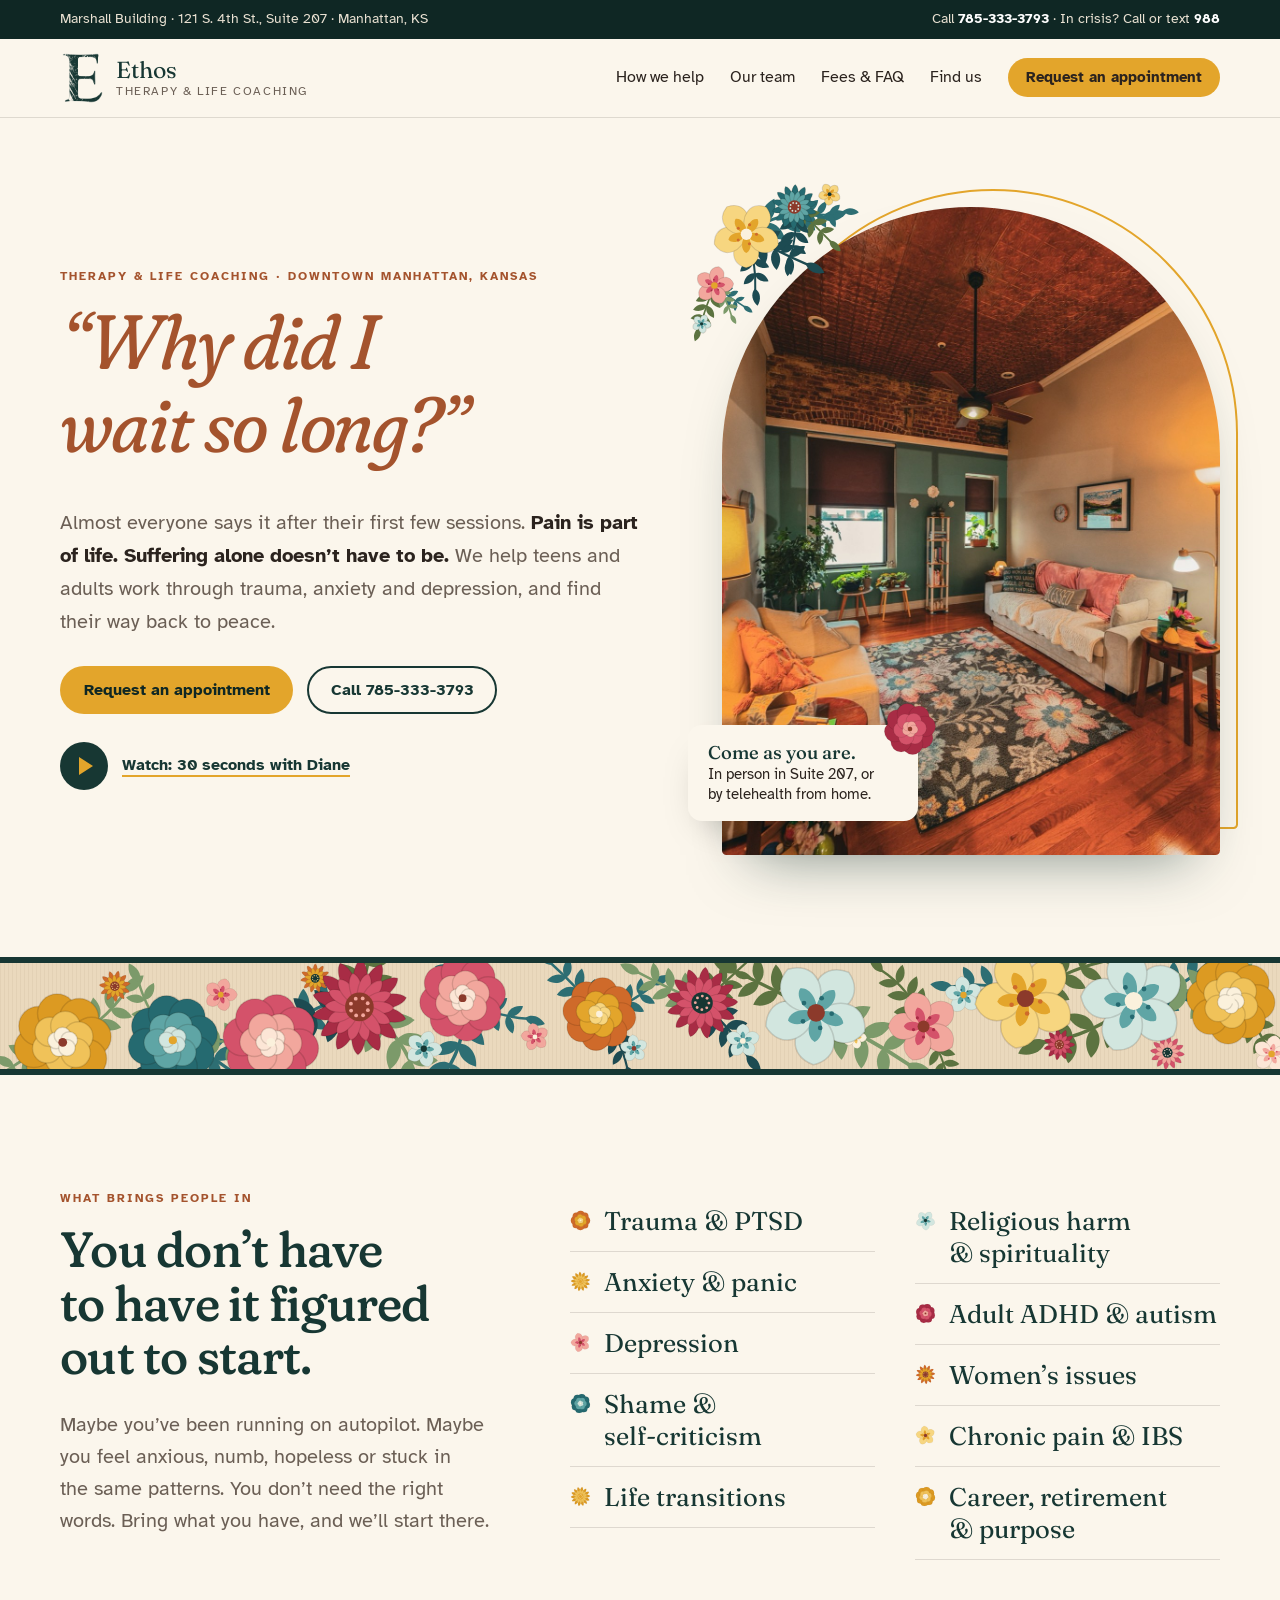
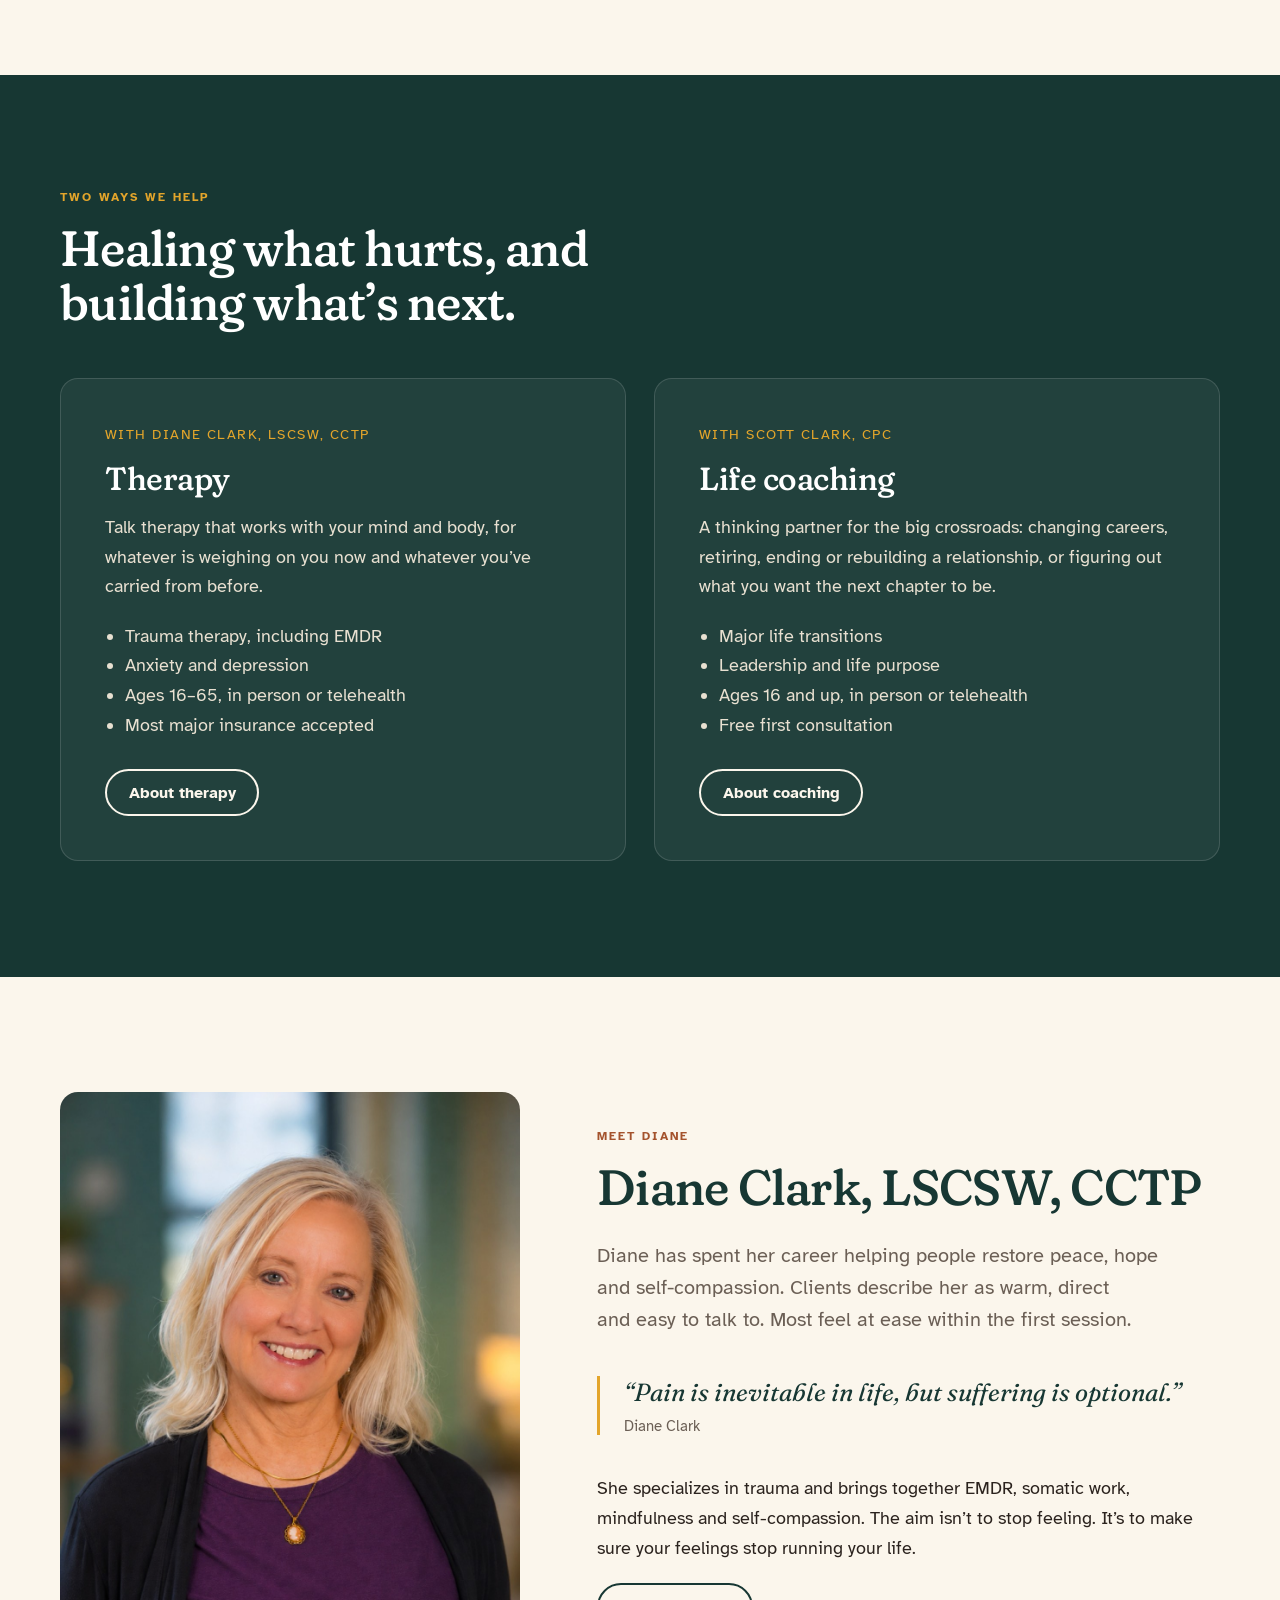
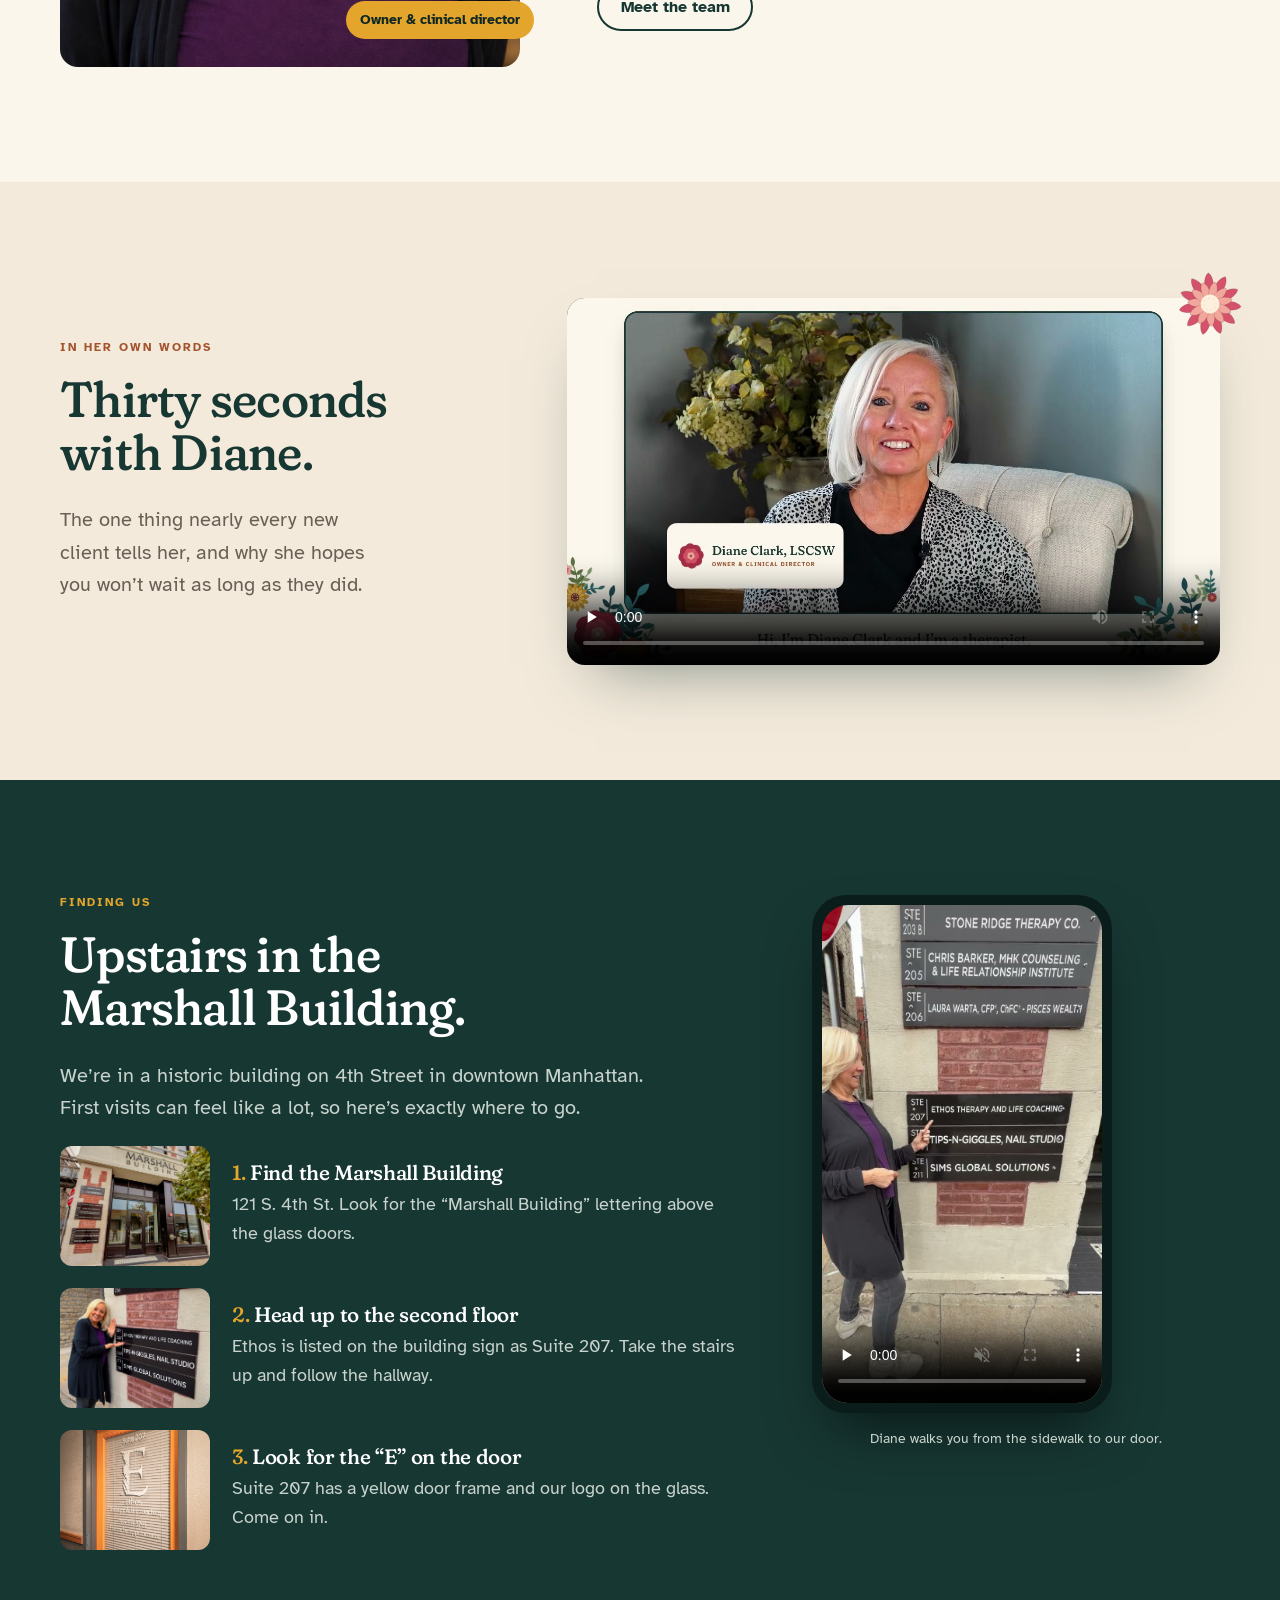
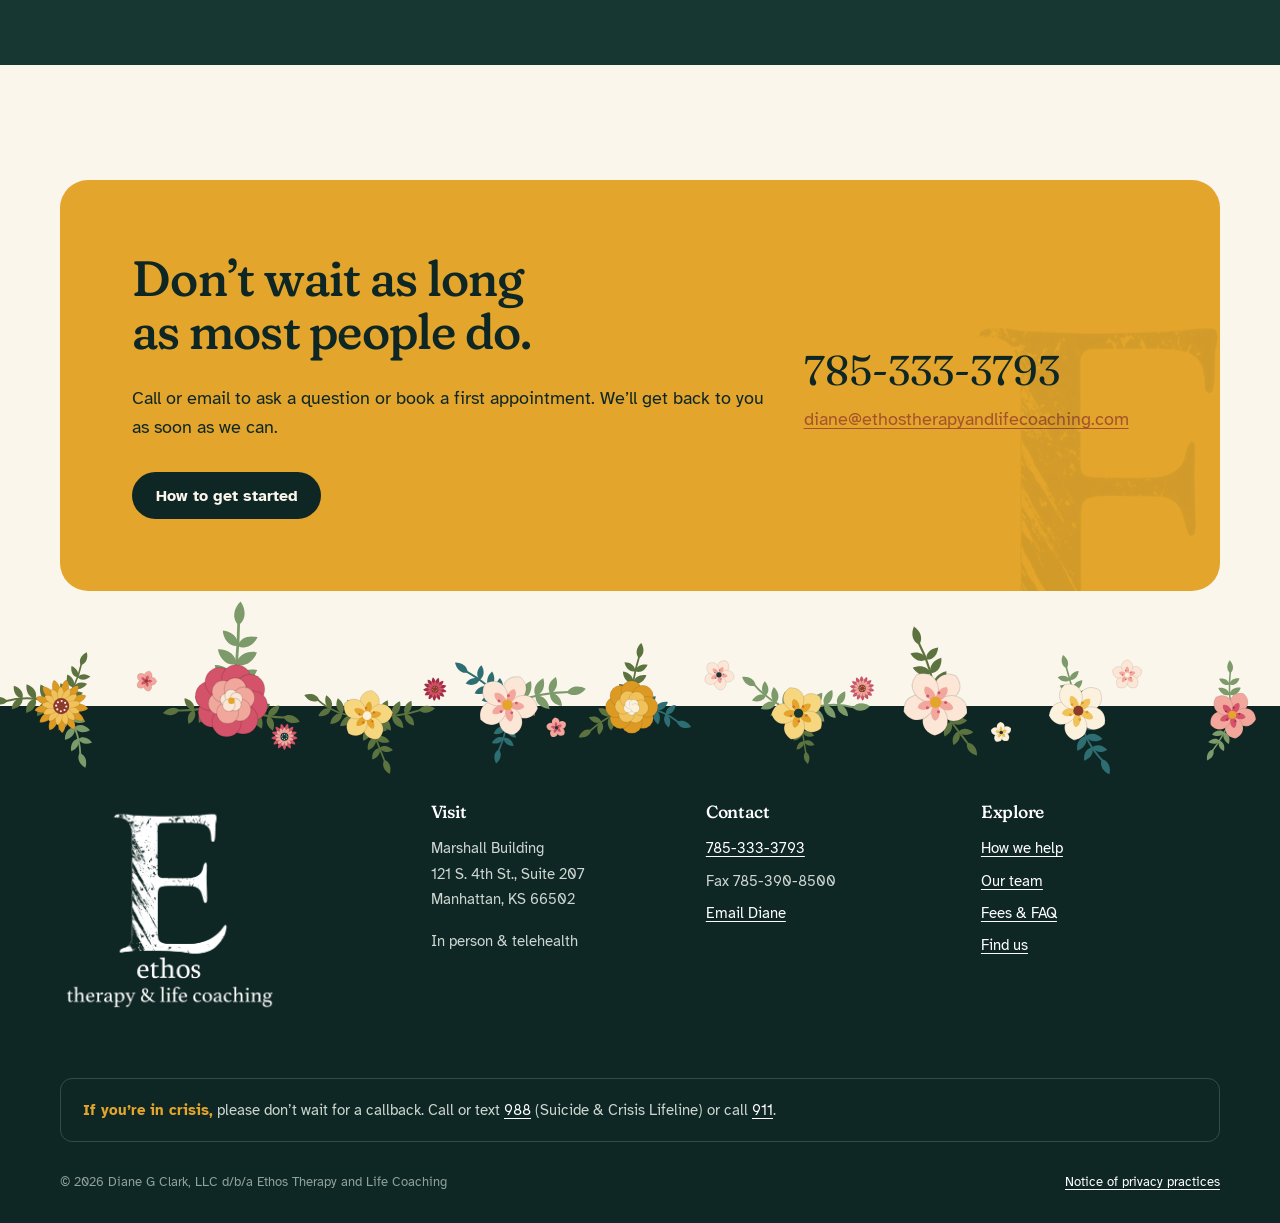
<file: index.html>
<!doctype html>
<html lang="en">
<head>
<meta charset="utf-8">
<meta name="robots" content="noindex, nofollow">
<meta name="viewport" content="width=device-width, initial-scale=1">
<title>Ethos Therapy &amp; Life Coaching | Trauma, Anxiety &amp; EMDR Therapy in Manhattan, KS</title>
<meta name="description" content="Therapy and life coaching in downtown Manhattan, Kansas. Diane Clark, LSCSW, CCTP, helps teens and adults heal from trauma, anxiety and depression, in person or by telehealth.">
<link rel="canonical" href="https://ethos.jcg.studio/">
<meta property="og:type" content="website">
<meta property="og:site_name" content="Ethos Therapy &amp; Life Coaching">
<meta property="og:locale" content="en_US">
<meta property="og:url" content="https://ethos.jcg.studio/">
<meta property="og:title" content="Ethos Therapy &amp; Life Coaching | Manhattan, KS">
<meta property="og:description" content="“Why did I wait so long?” Therapy and life coaching for trauma, anxiety and depression in downtown Manhattan, Kansas. In person or by telehealth.">
<meta property="og:image" content="https://ethos.jcg.studio/assets/img/og/og-home.jpg">
<meta property="og:image:type" content="image/jpeg">
<meta property="og:image:width" content="1200">
<meta property="og:image:height" content="630">
<meta property="og:image:alt" content="A therapy room at Ethos with a floral rug, beside the words “Why did I wait so long?”">
<meta property="og:video" content="https://ethos.jcg.studio/assets/video/ethos-promo.mp4?v=2">
<meta property="og:video:secure_url" content="https://ethos.jcg.studio/assets/video/ethos-promo.mp4?v=2">
<meta property="og:video:type" content="video/mp4">
<meta property="og:video:width" content="1280">
<meta property="og:video:height" content="720">
<meta name="twitter:card" content="summary_large_image">
<meta name="twitter:title" content="Ethos Therapy &amp; Life Coaching | Manhattan, KS">
<meta name="twitter:description" content="“Why did I wait so long?” Therapy and life coaching for trauma, anxiety and depression in downtown Manhattan, Kansas. In person or by telehealth.">
<meta name="twitter:image" content="https://ethos.jcg.studio/assets/img/og/og-home.jpg">
<meta name="twitter:image:alt" content="A therapy room at Ethos with a floral rug, beside the words “Why did I wait so long?”">
<meta name="theme-color" content="#173733">
<link rel="icon" href="assets/img/favicon.png">
<link rel="preconnect" href="https://fonts.googleapis.com">
<link rel="preconnect" href="https://fonts.gstatic.com" crossorigin>
<link href="https://fonts.googleapis.com/css2?family=Atkinson+Hyperlegible:ital,wght@0,400;0,700;1,400&family=Fraunces:ital,opsz,wght,SOFT@0,9..144,300..600,100;1,9..144,300..600,100&display=swap" rel="stylesheet">
<link rel="stylesheet" href="assets/site.css?v=16">
</head>
<body>
<a class="skip" href="#main">Skip to content</a>

<div class="topbar">
  <div class="wrap">
    <span>Marshall Building · 121 S. 4th St., Suite 207 · Manhattan, KS</span>
    <span>Call <a href="tel:+17853333793">785-333-3793</a> · In crisis? Call or text <a href="tel:988">988</a></span>
  </div>
</div>

<header class="site-header">
  <div class="wrap">
    <a class="brand" href="index.html" aria-label="Ethos Therapy and Life Coaching, home">
      <span class="brand-mark" aria-hidden="true"></span>
      <span class="brand-name">Ethos<small>Therapy &amp; Life Coaching</small></span>
    </a>
    <button class="nav-toggle" aria-expanded="false" aria-controls="nav">Menu</button>
    <nav class="nav" id="nav" aria-label="Main">
      <a href="services.html">How we help</a>
      <a href="team.html">Our team</a>
      <a href="fees.html">Fees &amp; FAQ</a>
      <a href="contact.html">Find us</a>
      <a class="btn btn-primary" href="contact.html#start">Request an appointment</a>
    </nav>
  </div>
</header>

<main id="main">

<section class="hero">
  <div class="wrap">
    <div>
      <span class="eyebrow rise"><span class="hide-sm">Therapy &amp; life coaching · </span><span class="nowrap">Downtown Manhattan, Kansas</span></span>
      <h1 class="rise d1"><span class="quote">“Why did I wait so long?”</span></h1>
      <p class="hero-sub rise d2">Almost everyone says it after their first few sessions. <strong>Pain is part of life. Suffering alone doesn’t have to be.</strong> We help teens and adults work through trauma, anxiety and depression, and find their way back to peace.</p>
      <div class="btn-row rise d3">
        <a class="btn btn-primary" href="contact.html#start">Request an appointment</a>
        <a class="btn btn-ghost" href="tel:+17853333793">Call 785-333-3793</a>
      </div>
      <button class="watch rise d4" type="button" data-watch aria-haspopup="dialog">
        <span class="watch-icon" aria-hidden="true"></span>
        <span class="watch-label">Watch: 30 seconds with Diane</span>
      </button>
    </div>
    <div class="hero-media rise d4">
      <div class="arch-wrap">
        <div class="garden arch-posy" data-garden="corner" data-seed="7" role="presentation"></div>
        <div class="arch"><img src="assets/img/room-teal.jpg" alt="A therapy room at Ethos with green walls, a copper tin ceiling, exposed brick and a floral rug" width="1067" height="1600"></div>
        <div class="hero-badge"><span class="garden garden-pin" data-garden="flower" data-seed="6" data-flower="rose" role="presentation"></span><b>Come as you are.</b>In person in Suite 207, or by telehealth from home.</div>
      </div>
    </div>
  </div>
</section>

<div class="rug garden" data-garden="band" data-seed="4" role="presentation"></div>

<section>
  <div class="wrap concerns">
    <div>
      <span class="eyebrow">What brings people in</span>
      <h2>You don’t have to have it figured out to start.</h2>
      <p class="lede">Maybe you’ve been running on autopilot. Maybe you feel anxious, numb, hopeless or stuck in the same patterns. You don’t need the right words. Bring what you have, and we’ll start there.</p>
    </div>
    <ul class="concern-list" data-garden-bullets>
      <li>Trauma &amp; PTSD</li>
      <li>Anxiety &amp; panic</li>
      <li>Depression</li>
      <li><span>Shame &amp; <span class="nowrap">self-criticism</span></span></li>
      <li>Life transitions</li>
      <li>Religious harm &amp; spirituality</li>
      <li>Adult ADHD &amp; autism</li>
      <li>Women’s issues</li>
      <li>Chronic pain &amp; IBS</li>
      <li>Career, retirement &amp; purpose</li>
    </ul>
  </div>
</section>

<section class="dark on-dark">
  <div class="wrap">
    <div class="section-head">
      <span class="eyebrow">Two ways we help</span>
      <h2>Healing what hurts, and building what’s next.</h2>
    </div>
    <div class="paths">
      <article class="path">
        <div class="who">With Diane Clark, LSCSW, CCTP</div>
        <h3>Therapy</h3>
        <p>Talk therapy that works with your mind and body, for whatever is weighing on you now and whatever you’ve carried from before.</p>
        <ul>
          <li>Trauma therapy, including EMDR</li>
          <li>Anxiety and depression</li>
          <li>Ages 16–65, in person or telehealth</li>
          <li>Most major insurance accepted</li>
        </ul>
        <a class="btn btn-ghost" href="services.html#therapy">About therapy</a>
      </article>
      <article class="path">
        <div class="who">With Scott Clark, CPC</div>
        <h3>Life coaching</h3>
        <p>A thinking partner for the big crossroads: changing careers, retiring, ending or rebuilding a relationship, or figuring out what you want the next chapter to be.</p>
        <ul>
          <li>Major life transitions</li>
          <li>Leadership and life purpose</li>
          <li>Ages 16 and up, in person or telehealth</li>
          <li>Free first consultation</li>
        </ul>
        <a class="btn btn-ghost" href="services.html#coaching">About coaching</a>
      </article>
    </div>
  </div>
</section>

<section>
  <div class="wrap person">
    <div class="person-photo">
      <img src="assets/img/diane.jpg" alt="Diane Clark, therapist and owner of Ethos Therapy and Life Coaching" width="1024" height="1536">
      <span class="tag">Owner &amp; clinical director</span>
    </div>
    <div>
      <span class="eyebrow">Meet Diane</span>
      <h2>Diane Clark, LSCSW, CCTP</h2>
      <p class="lede">Diane has spent her career helping people restore peace, hope and self-compassion. Clients describe her as warm, direct and easy to talk to. Most feel at ease within the first session.</p>
      <blockquote class="pull">“Pain is inevitable in life, but suffering is optional.”<cite>Diane Clark</cite></blockquote>
      <p>She specializes in trauma and brings together EMDR, somatic work, mindfulness and self-compassion. The aim isn’t to stop feeling. It’s to make sure your feelings stop running your life.</p>
      <a class="btn btn-ghost" href="team.html">Meet the team</a>
    </div>
  </div>
</section>

<section class="cream">
  <div class="wrap film">
    <div>
      <span class="eyebrow">In her own words</span>
      <h2>Thirty seconds with Diane.</h2>
      <p class="lede">The one thing nearly every new client tells her, and why she hopes you won’t wait as long as they did.</p>
    </div>
    <div class="film-frame">
      <span class="garden garden-pin" data-garden="flower" data-seed="16" data-flower="daisy" role="presentation"></span>
      <video src="assets/video/ethos-promo.mp4?v=2" poster="assets/img/promo-poster.jpg?v=2" controls playsinline preload="none" width="1280" height="720" aria-label="Video: Diane Clark on why people wait too long to start therapy. Captioned."></video>
    </div>
  </div>
</section>

<section class="dark on-dark" id="find">
  <div class="wrap find">
    <div>
      <span class="eyebrow">Finding us</span>
      <h2>Upstairs in the Marshall Building.</h2>
      <p class="lede">We’re in a historic building on 4th Street in downtown Manhattan. First visits can feel like a lot, so here’s exactly where to go.</p>
      <ol class="steps">
        <li><img src="assets/img/exterior.jpg" alt="The Marshall Building entrance at 121 S. 4th Street" loading="lazy"><div><h3>Find the Marshall Building</h3><p>121 S. 4th St. Look for the “Marshall Building” lettering above the glass doors.</p></div></li>
        <li><img src="assets/img/diane-sign.jpg" alt="Diane pointing to the Ethos Therapy sign for Suite 207 on the building" loading="lazy"><div><h3>Head up to the second floor</h3><p>Ethos is listed on the building sign as Suite 207. Take the stairs up and follow the hallway.</p></div></li>
        <li><img src="assets/img/suite-door.jpg" alt="The Suite 207 door with the Ethos E logo on the glass" loading="lazy"><div><h3>Look for the “E” on the door</h3><p>Suite 207 has a yellow door frame and our logo on the glass. Come on in.</p></div></li>
      </ol>
    </div>
    <div>
      <div class="phone"><video src="assets/video/finding-us.mp4" poster="assets/img/finding-us-poster.jpg" controls muted playsinline preload="none" aria-label="Video: Diane walks from the street to Suite 207"></video></div>
      <p class="phone-cap">Diane walks you from the sidewalk to our door.</p>
    </div>
  </div>
</section>

<section>
  <div class="wrap">
    <div class="cta">
      <div>
        <h2>Don’t wait as long as most people do.</h2>
        <p>Call or email to ask a question or book a first appointment. We’ll get back to you as soon as we can.</p>
        <div class="btn-row"><a class="btn btn-primary" href="contact.html#start">How to get started</a></div>
      </div>
      <div>
        <a class="big-phone" href="tel:+17853333793">785-333-3793</a>
        <a href="mailto:diane@ethostherapyandlifecoaching.com">diane@ethostherapyandlifecoaching.com</a>
      </div>
    </div>
  </div>
</section>

</main>

<dialog class="lightbox" id="film-dialog" aria-label="Video: thirty seconds with Diane">
  <button class="lightbox-close" type="button" aria-label="Close video">Close ✕</button>
  <video src="assets/video/ethos-promo.mp4?v=2" poster="assets/img/promo-poster.jpg?v=2" controls playsinline preload="none" width="1280" height="720"></video>
</dialog>

<footer class="site-footer">
  <div class="garden garden-edge" data-garden="edge" data-seed="12" role="presentation"></div>
  <div class="wrap">
    <div class="footer-grid">
      <div>
        <div class="footer-logo" role="img" aria-label="Ethos Therapy and Life Coaching"></div>
      </div>
      <div>
        <h4>Visit</h4>
        <p>Marshall Building<br>121 S. 4th St., Suite 207<br>Manhattan, KS 66502</p>
        <p>In person &amp; telehealth</p>
      </div>
      <div>
        <h4>Contact</h4>
        <ul>
          <li><a href="tel:+17853333793">785-333-3793</a></li>
          <li>Fax 785-390-8500</li>
          <li><a href="mailto:diane@ethostherapyandlifecoaching.com">Email Diane</a></li>
        </ul>
      </div>
      <div>
        <h4>Explore</h4>
        <ul>
          <li><a href="services.html">How we help</a></li>
          <li><a href="team.html">Our team</a></li>
          <li><a href="fees.html">Fees &amp; FAQ</a></li>
          <li><a href="contact.html">Find us</a></li>
        </ul>
      </div>
    </div>
    <div class="crisis"><strong>If you’re in crisis,</strong> please don’t wait for a callback. Call or text <a href="tel:988">988</a> (Suicide &amp; Crisis Lifeline) or call <a href="tel:911">911</a>.</div>
    <div class="legal">
      <span>© 2026 Diane G Clark, LLC d/b/a Ethos Therapy and Life Coaching</span>
      <a href="assets/docs/notice-of-privacy-practices.pdf">Notice of privacy practices</a>
    </div>
  </div>
</footer>

<div class="callbar">
  <a class="btn btn-ghost" href="tel:+17853333793">Call</a>
  <a class="btn btn-primary" href="contact.html#start">Request an appointment</a>
</div>

<script src="assets/garden.js?v=3" defer></script>
<script src="assets/site.js?v=2" defer></script>
<script>
  const t = document.querySelector('.nav-toggle'), n = document.getElementById('nav');
  t.addEventListener('click', () => { const o = n.classList.toggle('open'); t.setAttribute('aria-expanded', o); });
  const dlg = document.getElementById('film-dialog'), film = dlg.querySelector('video');
  document.querySelector('[data-watch]').addEventListener('click', () => { dlg.showModal(); film.play(); });
  dlg.addEventListener('click', (e) => { if (e.target === dlg || e.target.closest('.lightbox-close')) dlg.close(); });
  dlg.addEventListener('close', () => { film.pause(); film.currentTime = 0; });
</script>
</body>
</html>
</file>
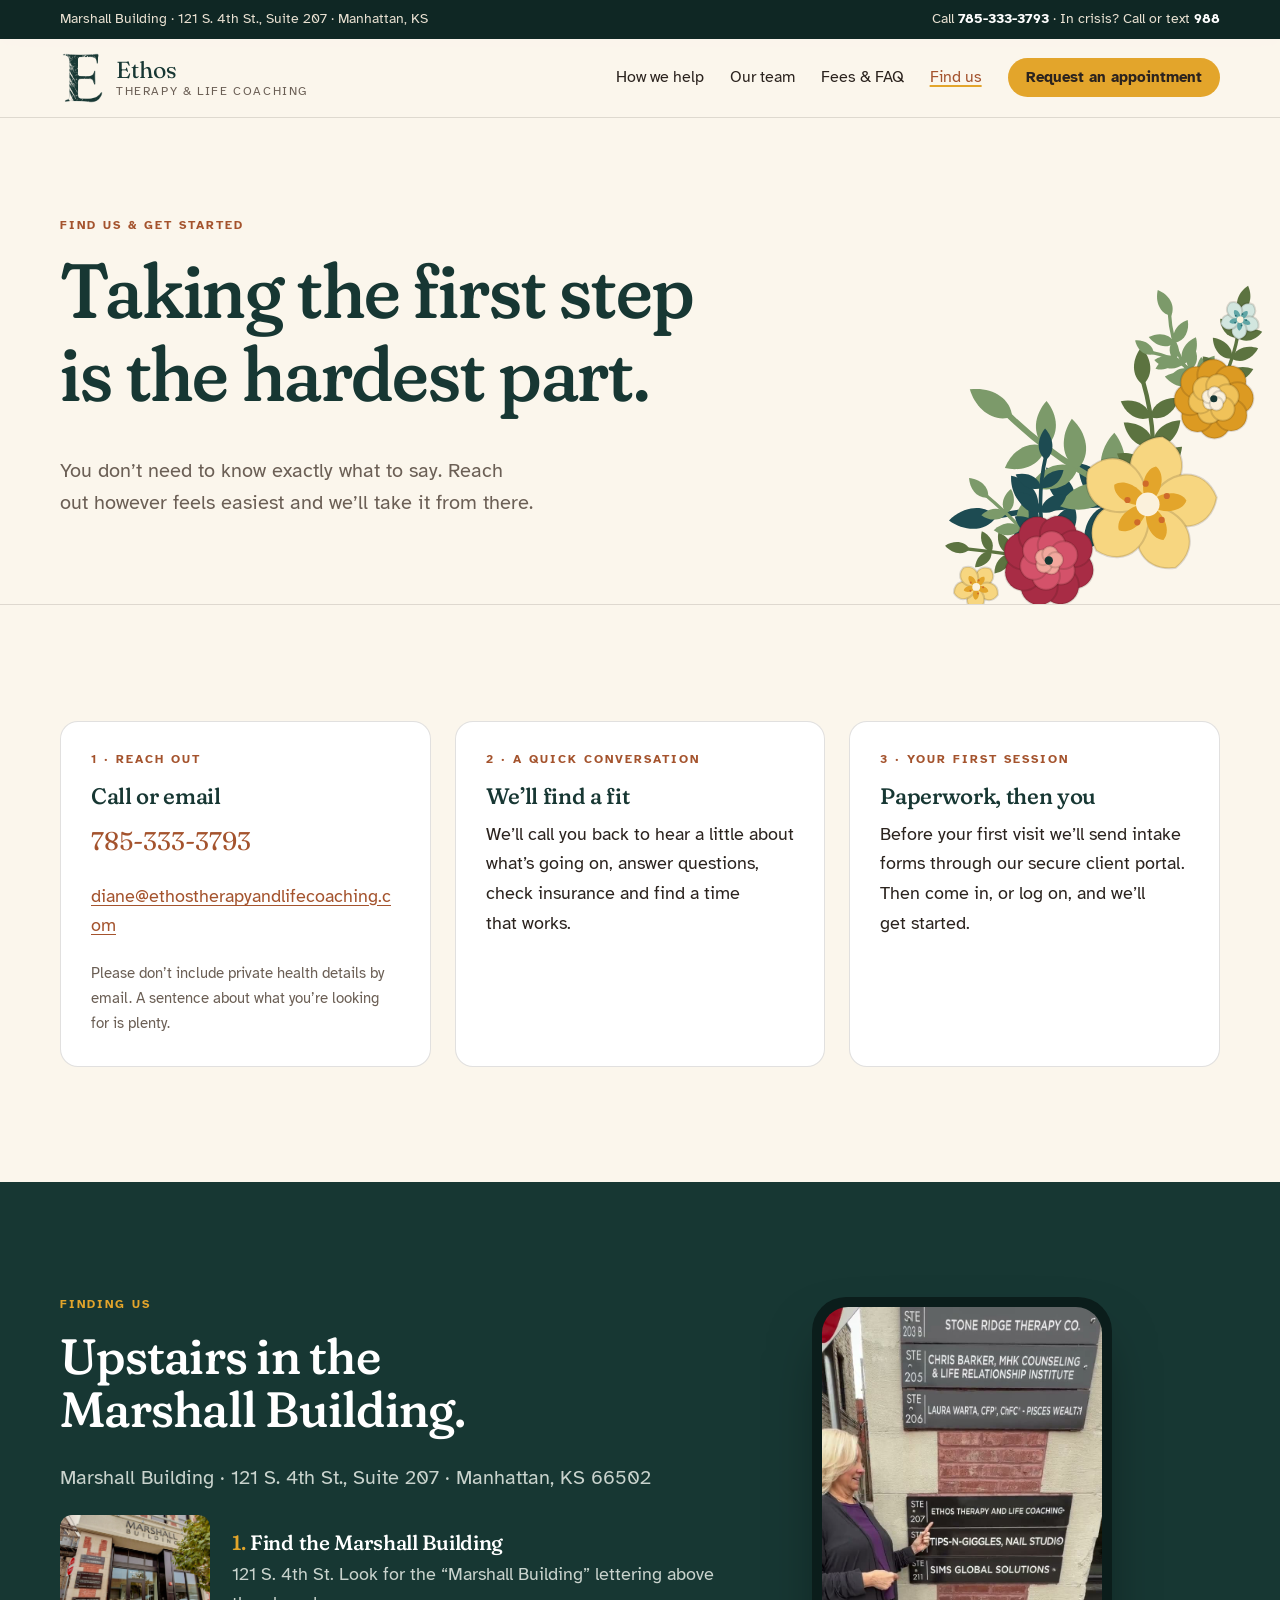
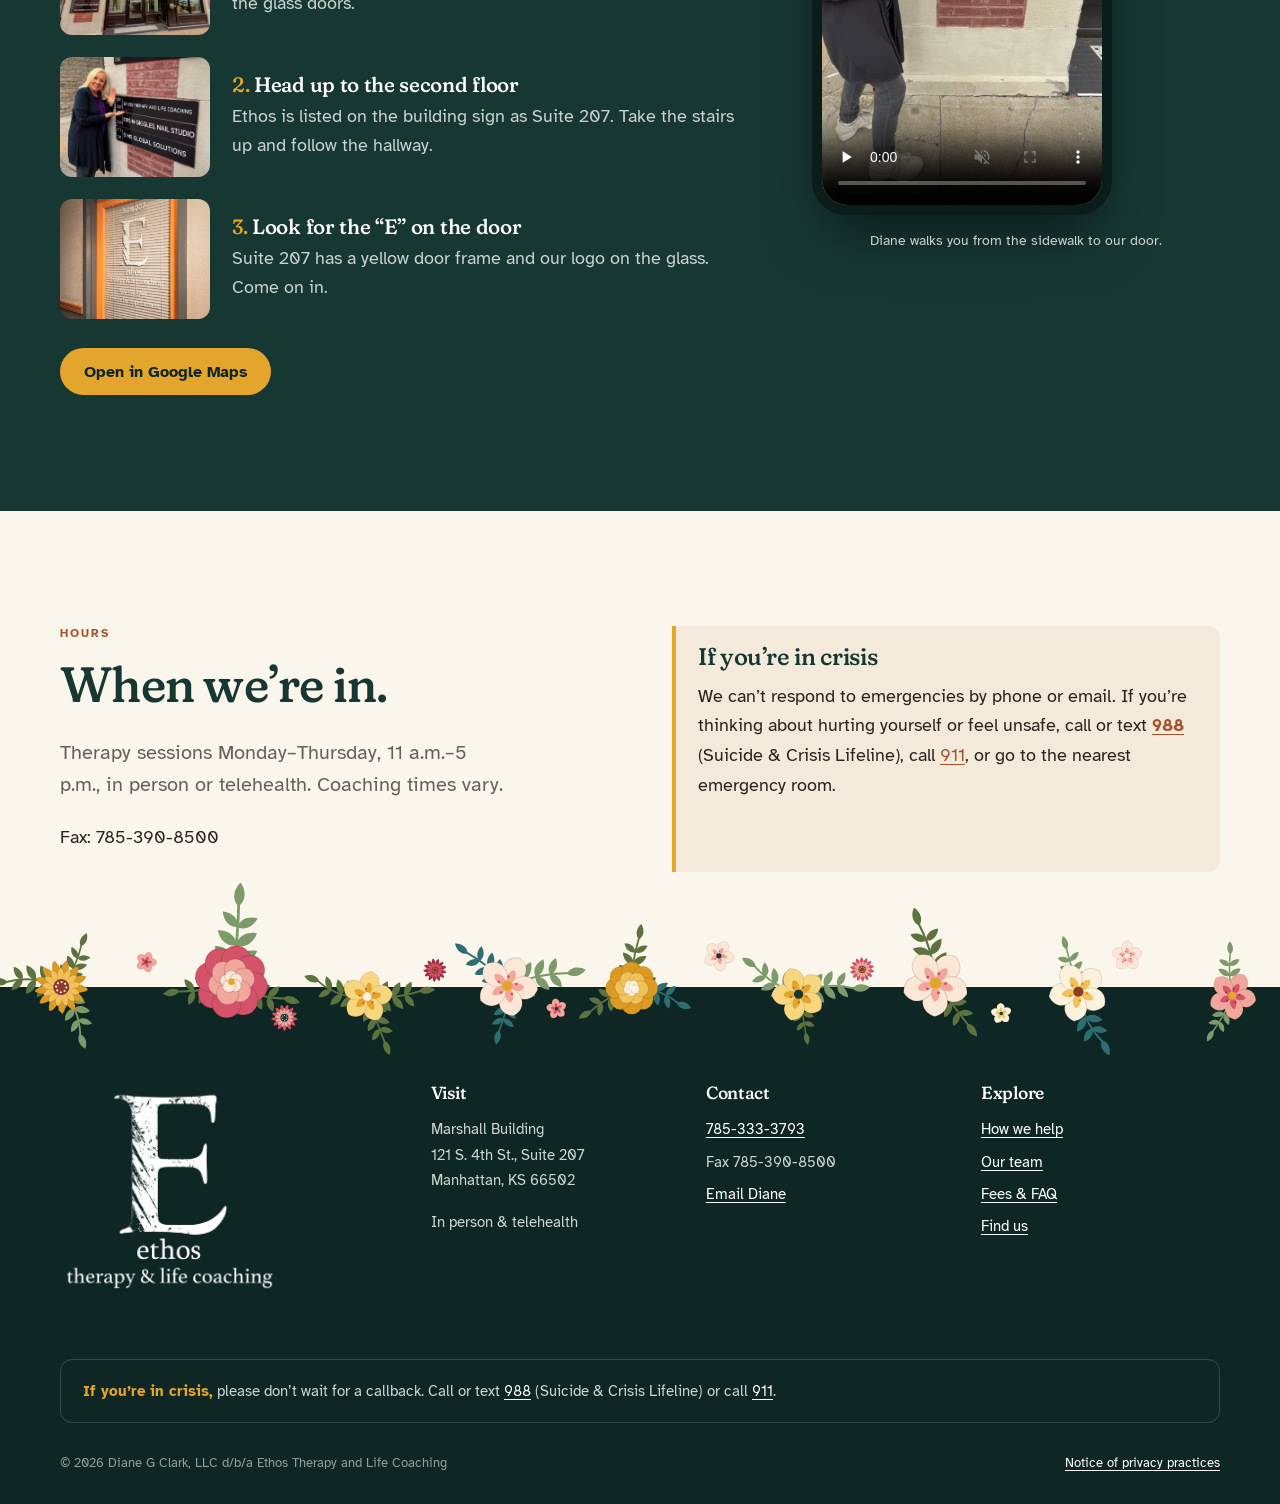
<file: contact.html>
<!doctype html>
<html lang="en">
<head>
<meta charset="utf-8">
<meta name="robots" content="noindex, nofollow">
<meta name="viewport" content="width=device-width, initial-scale=1">
<title>Find Us &amp; Get Started | Ethos Therapy, 121 S. 4th St., Manhattan, KS</title>
<meta name="description" content="Ethos Therapy and Life Coaching is in Suite 207 of the Marshall Building, 121 S. 4th St. in downtown Manhattan, Kansas. Call 785-333-3793 to request an appointment.">
<link rel="canonical" href="https://ethos.jcg.studio/contact.html">
<meta property="og:type" content="website">
<meta property="og:site_name" content="Ethos Therapy &amp; Life Coaching">
<meta property="og:locale" content="en_US">
<meta property="og:url" content="https://ethos.jcg.studio/contact.html">
<meta property="og:title" content="Find Us &amp; Get Started | Ethos Therapy &amp; Life Coaching">
<meta property="og:description" content="Suite 207 of the Marshall Building, 121 S. 4th St., Manhattan, Kansas. Call 785-333-3793 to request an appointment.">
<meta property="og:image" content="https://ethos.jcg.studio/assets/img/og/og-contact.jpg">
<meta property="og:image:type" content="image/jpeg">
<meta property="og:image:width" content="1200">
<meta property="og:image:height" content="630">
<meta property="og:image:alt" content="The Suite 207 door at Ethos Therapy in the Marshall Building">
<meta name="twitter:card" content="summary_large_image">
<meta name="twitter:title" content="Find Us &amp; Get Started | Ethos Therapy &amp; Life Coaching">
<meta name="twitter:description" content="Suite 207 of the Marshall Building, 121 S. 4th St., Manhattan, Kansas. Call 785-333-3793 to request an appointment.">
<meta name="twitter:image" content="https://ethos.jcg.studio/assets/img/og/og-contact.jpg">
<meta name="twitter:image:alt" content="The Suite 207 door at Ethos Therapy in the Marshall Building">
<meta name="theme-color" content="#173733">
<link rel="icon" href="assets/img/favicon.png">
<link rel="preconnect" href="https://fonts.googleapis.com">
<link rel="preconnect" href="https://fonts.gstatic.com" crossorigin>
<link href="https://fonts.googleapis.com/css2?family=Atkinson+Hyperlegible:ital,wght@0,400;0,700;1,400&family=Fraunces:ital,opsz,wght,SOFT@0,9..144,300..600,100;1,9..144,300..600,100&display=swap" rel="stylesheet">
<link rel="stylesheet" href="assets/site.css?v=16">
</head>
<body>
<a class="skip" href="#main">Skip to content</a>

<div class="topbar">
  <div class="wrap">
    <span>Marshall Building · 121 S. 4th St., Suite 207 · Manhattan, KS</span>
    <span>Call <a href="tel:+17853333793">785-333-3793</a> · In crisis? Call or text <a href="tel:988">988</a></span>
  </div>
</div>

<header class="site-header">
  <div class="wrap">
    <a class="brand" href="index.html" aria-label="Ethos Therapy and Life Coaching, home">
      <span class="brand-mark" aria-hidden="true"></span>
      <span class="brand-name">Ethos<small>Therapy &amp; Life Coaching</small></span>
    </a>
    <button class="nav-toggle" aria-expanded="false" aria-controls="nav">Menu</button>
    <nav class="nav" id="nav" aria-label="Main">
      <a href="services.html">How we help</a>
      <a href="team.html">Our team</a>
      <a href="fees.html">Fees &amp; FAQ</a>
      <a href="contact.html" aria-current="page">Find us</a>
      <a class="btn btn-primary" href="contact.html#start">Request an appointment</a>
    </nav>
  </div>
</header>

<main id="main">
<section class="page-hero">
  <div class="garden garden-corner" data-garden="corner" data-seed="14" role="presentation"></div>
  <div class="wrap">
    <span class="eyebrow">Find us &amp; get started</span>
    <h1>Taking the first step is the hardest part.</h1>
    <p class="lede">You don’t need to know exactly what to say. Reach out however feels easiest and we’ll take it from there.</p>
  </div>
</section>

<section id="start">
  <div class="wrap grid-3">
    <article class="card">
      <span class="eyebrow">1 · Reach out</span>
      <h3>Call or email</h3>
      <p><a href="tel:+17853333793" style="font-family:var(--serif);font-size:1.6rem;text-decoration:none">785-333-3793</a></p>
      <p><a href="mailto:diane@ethostherapyandlifecoaching.com">diane@ethostherapyandlifecoaching.com</a></p>
      <p style="color:var(--muted);font-size:.95rem">Please don’t include private health details by email. A sentence about what you’re looking for is plenty.</p>
    </article>
    <article class="card">
      <span class="eyebrow">2 · A quick conversation</span>
      <h3>We’ll find a fit</h3>
      <p>We’ll call you back to hear a little about what’s going on, answer questions, check insurance and find a time that works.</p>
    </article>
    <article class="card">
      <span class="eyebrow">3 · Your first session</span>
      <h3>Paperwork, then you</h3>
      <p>Before your first visit we’ll send intake forms through our secure client portal. Then come in, or log on, and we’ll get started.</p>
    </article>
  </div>
</section>

<section class="dark on-dark" id="find">
  <div class="wrap find">
    <div>
      <span class="eyebrow">Finding us</span>
      <h2>Upstairs in the Marshall Building.</h2>
      <p class="lede">Marshall Building · 121 S. 4th St., Suite 207 · Manhattan, KS 66502</p>
      <ol class="steps">
        <li><img src="assets/img/exterior.jpg" alt="The Marshall Building entrance at 121 S. 4th Street" loading="lazy"><div><h3>Find the Marshall Building</h3><p>121 S. 4th St. Look for the “Marshall Building” lettering above the glass doors.</p></div></li>
        <li><img src="assets/img/diane-sign.jpg" alt="Diane pointing to the Ethos Therapy sign for Suite 207 on the building" loading="lazy"><div><h3>Head up to the second floor</h3><p>Ethos is listed on the building sign as Suite 207. Take the stairs up and follow the hallway.</p></div></li>
        <li><img src="assets/img/suite-door.jpg" alt="The Suite 207 door with the Ethos E logo on the glass" loading="lazy"><div><h3>Look for the “E” on the door</h3><p>Suite 207 has a yellow door frame and our logo on the glass. Come on in.</p></div></li>
      </ol>
      <div class="btn-row"><a class="btn btn-primary" href="https://www.google.com/maps/search/?api=1&amp;query=121+S+4th+St+Manhattan+KS+66502" target="_blank" rel="noopener">Open in Google Maps</a></div>
    </div>
    <div>
      <div class="phone"><video src="assets/video/finding-us.mp4" poster="assets/img/finding-us-poster.jpg" controls muted playsinline preload="none" aria-label="Video: Diane walks from the street to Suite 207"></video></div>
      <p class="phone-cap">Diane walks you from the sidewalk to our door.</p>
    </div>
  </div>
</section>

<section>
  <div class="wrap grid-2">
    <div>
      <span class="eyebrow">Hours</span>
      <h2>When we’re in.</h2>
      <p class="lede">Therapy sessions Monday–Thursday, 11 a.m.–5 p.m., in person or telehealth. Coaching times vary.</p>
      <p>Fax: 785-390-8500</p>
    </div>
    <div class="note">
      <h3 style="margin-top:0">If you’re in crisis</h3>
      <p style="margin:0">We can’t respond to emergencies by phone or email. If you’re thinking about hurting yourself or feel unsafe, call or text <a href="tel:988"><strong>988</strong></a> (Suicide &amp; Crisis Lifeline), call <a href="tel:911">911</a>, or go to the nearest emergency room.</p>
    </div>
  </div>
</section>

</main>

<footer class="site-footer">
  <div class="garden garden-edge" data-garden="edge" data-seed="12" role="presentation"></div>
  <div class="wrap">
    <div class="footer-grid">
      <div>
        <div class="footer-logo" role="img" aria-label="Ethos Therapy and Life Coaching"></div>
      </div>
      <div>
        <h4>Visit</h4>
        <p>Marshall Building<br>121 S. 4th St., Suite 207<br>Manhattan, KS 66502</p>
        <p>In person &amp; telehealth</p>
      </div>
      <div>
        <h4>Contact</h4>
        <ul>
          <li><a href="tel:+17853333793">785-333-3793</a></li>
          <li>Fax 785-390-8500</li>
          <li><a href="mailto:diane@ethostherapyandlifecoaching.com">Email Diane</a></li>
        </ul>
      </div>
      <div>
        <h4>Explore</h4>
        <ul>
          <li><a href="services.html">How we help</a></li>
          <li><a href="team.html">Our team</a></li>
          <li><a href="fees.html">Fees &amp; FAQ</a></li>
          <li><a href="contact.html">Find us</a></li>
        </ul>
      </div>
    </div>
    <div class="crisis"><strong>If you’re in crisis,</strong> please don’t wait for a callback. Call or text <a href="tel:988">988</a> (Suicide &amp; Crisis Lifeline) or call <a href="tel:911">911</a>.</div>
    <div class="legal">
      <span>© 2026 Diane G Clark, LLC d/b/a Ethos Therapy and Life Coaching</span>
      <a href="assets/docs/notice-of-privacy-practices.pdf">Notice of privacy practices</a>
    </div>
  </div>
</footer>

<div class="callbar">
  <a class="btn btn-ghost" href="tel:+17853333793">Call</a>
  <a class="btn btn-primary" href="contact.html#start">Request an appointment</a>
</div>

<script src="assets/garden.js?v=3" defer></script>
<script src="assets/site.js?v=2" defer></script>
<script>
  const t = document.querySelector('.nav-toggle'), n = document.getElementById('nav');
  t.addEventListener('click', () => { const o = n.classList.toggle('open'); t.setAttribute('aria-expanded', o); });
</script>
</body>
</html>
</file>
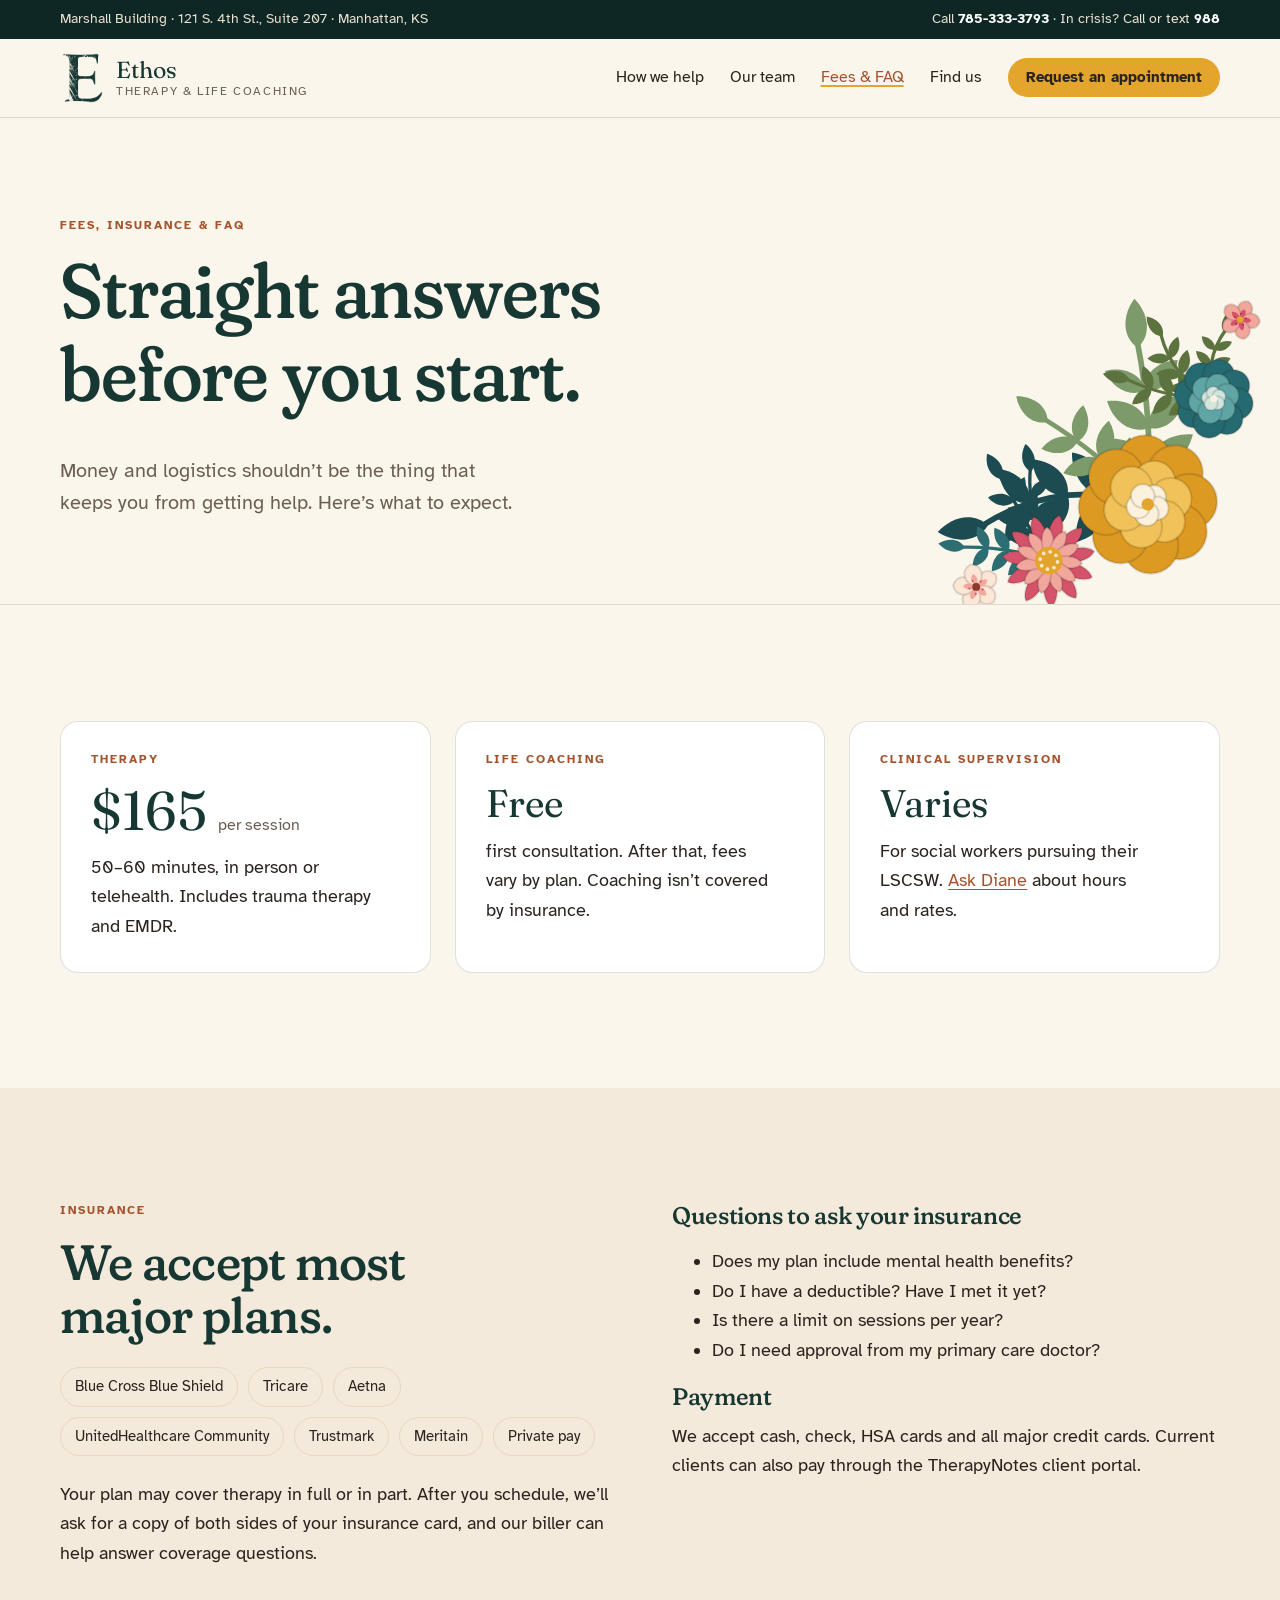
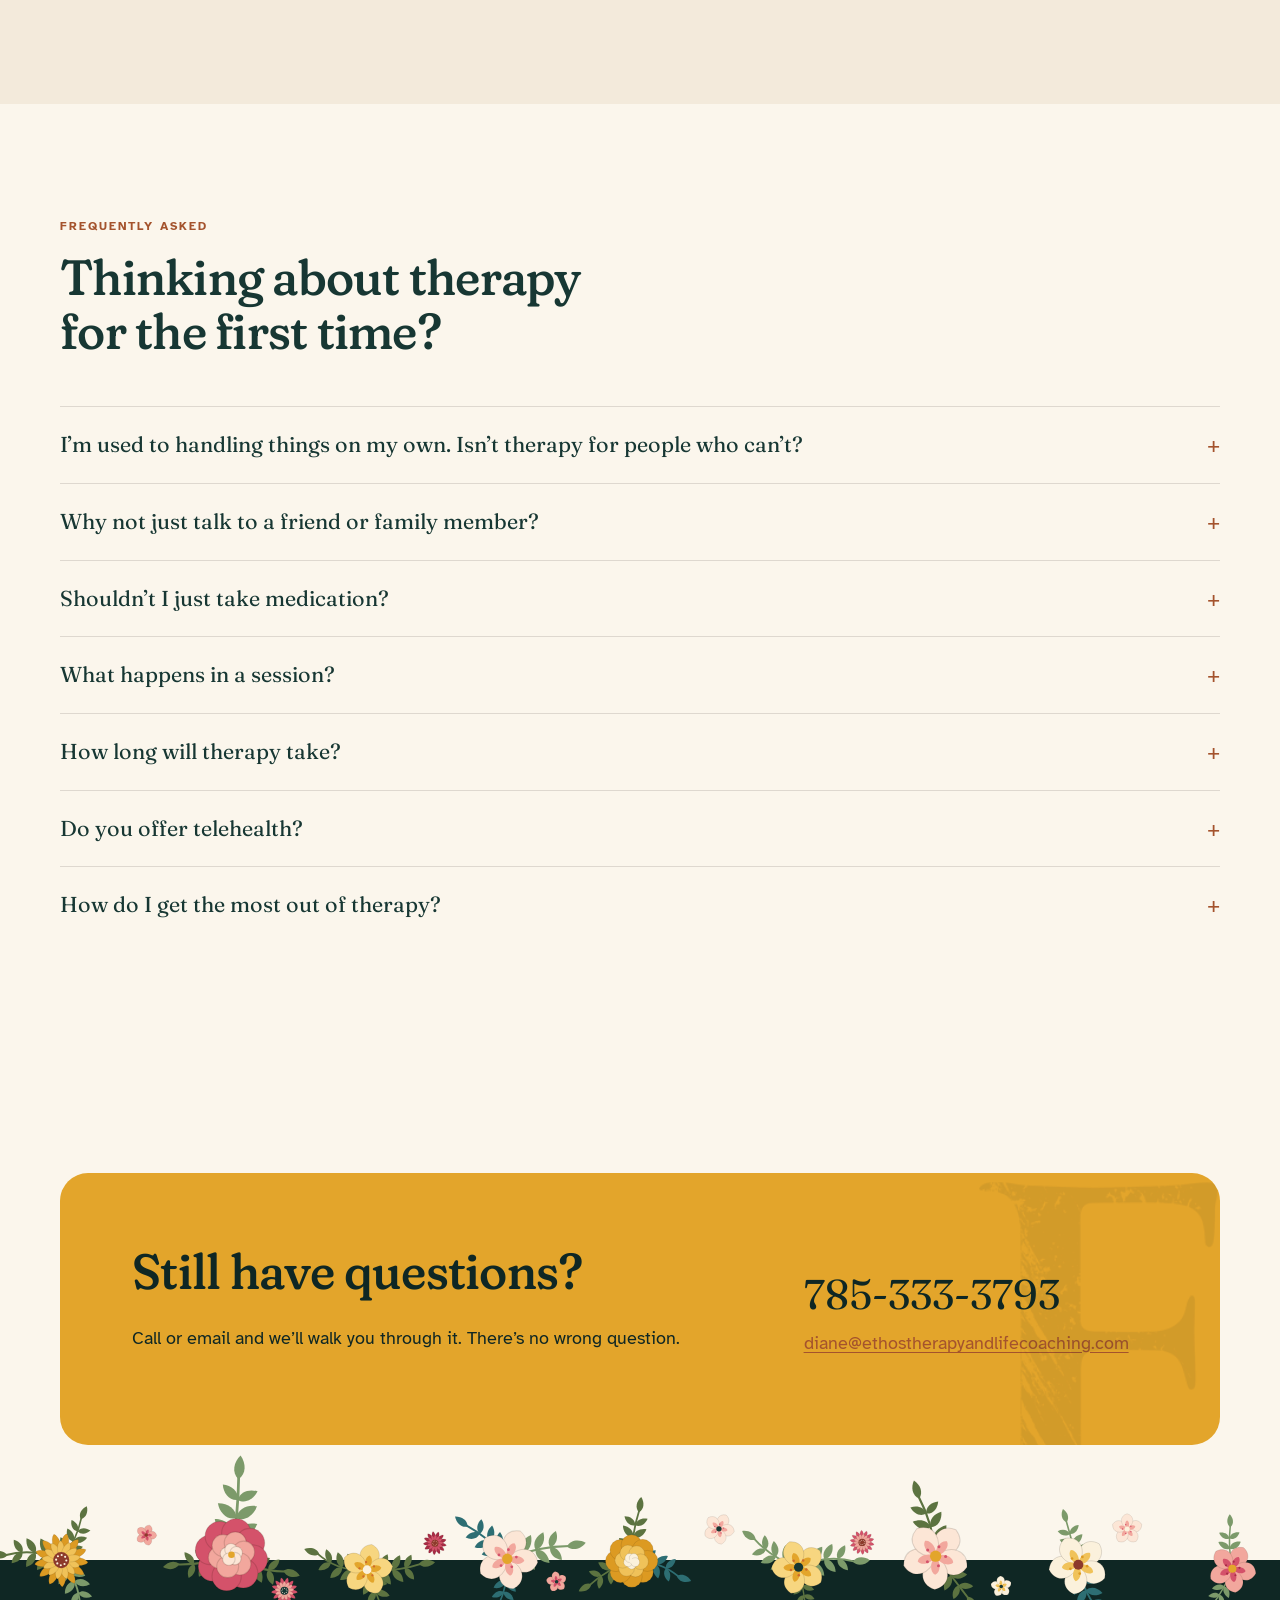
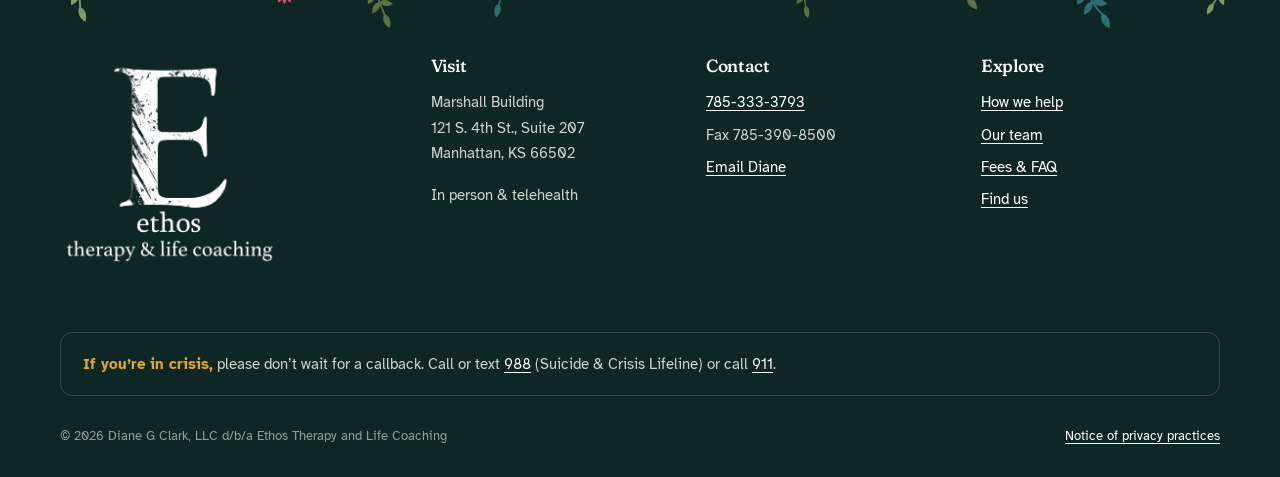
<file: fees.html>
<!doctype html>
<html lang="en">
<head>
<meta charset="utf-8">
<meta name="robots" content="noindex, nofollow">
<meta name="viewport" content="width=device-width, initial-scale=1">
<title>Fees, Insurance &amp; FAQ | Ethos Therapy and Life Coaching, Manhattan, KS</title>
<meta name="description" content="Therapy rates, accepted insurance (BCBS, Tricare, Aetna and more), payment options and answers to common questions about starting therapy at Ethos.">
<link rel="canonical" href="https://ethos.jcg.studio/fees.html">
<meta property="og:type" content="website">
<meta property="og:site_name" content="Ethos Therapy &amp; Life Coaching">
<meta property="og:locale" content="en_US">
<meta property="og:url" content="https://ethos.jcg.studio/fees.html">
<meta property="og:title" content="Fees, Insurance &amp; FAQ | Ethos Therapy &amp; Life Coaching">
<meta property="og:description" content="Straight answers before you start: rates, accepted insurance and what to expect at your first visit.">
<meta property="og:image" content="https://ethos.jcg.studio/assets/img/og/og-fees.jpg">
<meta property="og:image:type" content="image/jpeg">
<meta property="og:image:width" content="1200">
<meta property="og:image:height" content="630">
<meta property="og:image:alt" content="Ethos Therapy: straight answers before you start">
<meta name="twitter:card" content="summary_large_image">
<meta name="twitter:title" content="Fees, Insurance &amp; FAQ | Ethos Therapy &amp; Life Coaching">
<meta name="twitter:description" content="Straight answers before you start: rates, accepted insurance and what to expect at your first visit.">
<meta name="twitter:image" content="https://ethos.jcg.studio/assets/img/og/og-fees.jpg">
<meta name="twitter:image:alt" content="Ethos Therapy: straight answers before you start">
<meta name="theme-color" content="#173733">
<link rel="icon" href="assets/img/favicon.png">
<link rel="preconnect" href="https://fonts.googleapis.com">
<link rel="preconnect" href="https://fonts.gstatic.com" crossorigin>
<link href="https://fonts.googleapis.com/css2?family=Atkinson+Hyperlegible:ital,wght@0,400;0,700;1,400&family=Fraunces:ital,opsz,wght,SOFT@0,9..144,300..600,100;1,9..144,300..600,100&display=swap" rel="stylesheet">
<link rel="stylesheet" href="assets/site.css?v=16">
</head>
<body>
<a class="skip" href="#main">Skip to content</a>

<div class="topbar">
  <div class="wrap">
    <span>Marshall Building · 121 S. 4th St., Suite 207 · Manhattan, KS</span>
    <span>Call <a href="tel:+17853333793">785-333-3793</a> · In crisis? Call or text <a href="tel:988">988</a></span>
  </div>
</div>

<header class="site-header">
  <div class="wrap">
    <a class="brand" href="index.html" aria-label="Ethos Therapy and Life Coaching, home">
      <span class="brand-mark" aria-hidden="true"></span>
      <span class="brand-name">Ethos<small>Therapy &amp; Life Coaching</small></span>
    </a>
    <button class="nav-toggle" aria-expanded="false" aria-controls="nav">Menu</button>
    <nav class="nav" id="nav" aria-label="Main">
      <a href="services.html">How we help</a>
      <a href="team.html">Our team</a>
      <a href="fees.html" aria-current="page">Fees &amp; FAQ</a>
      <a href="contact.html">Find us</a>
      <a class="btn btn-primary" href="contact.html#start">Request an appointment</a>
    </nav>
  </div>
</header>

<main id="main">
<section class="page-hero">
  <div class="garden garden-corner" data-garden="corner" data-seed="11" role="presentation"></div>
  <div class="wrap">
    <span class="eyebrow">Fees, insurance &amp; FAQ</span>
    <h1>Straight answers before you start.</h1>
    <p class="lede">Money and logistics shouldn’t be the thing that keeps you from getting help. Here’s what to expect.</p>
  </div>
</section>

<section>
  <div class="wrap grid-3">
    <article class="card">
      <span class="eyebrow">Therapy</span>
      <div class="price">$165 <small>per session</small></div>
      <p style="margin-top:14px">50–60 minutes, in person or telehealth. Includes trauma therapy and EMDR.</p>
    </article>
    <article class="card">
      <span class="eyebrow">Life coaching</span>
      <div class="price" style="font-size:2.4rem">Free</div>
      <p style="margin-top:14px">first consultation. After that, fees vary by plan. Coaching isn’t covered by insurance.</p>
    </article>
    <article class="card">
      <span class="eyebrow">Clinical supervision</span>
      <div class="price" style="font-size:2.4rem">Varies</div>
      <p style="margin-top:14px">For social workers pursuing their LSCSW. <a href="contact.html#start">Ask Diane</a> about hours and rates.</p>
    </article>
  </div>
</section>

<section class="cream">
  <div class="wrap grid-2">
    <div>
      <span class="eyebrow">Insurance</span>
      <h2>We accept most major plans.</h2>
      <ul class="pill-list" style="margin:24px 0">
        <li>Blue Cross Blue Shield</li><li>Tricare</li><li>Aetna</li><li>UnitedHealthcare Community</li><li>Trustmark</li><li>Meritain</li><li>Private pay</li>
      </ul>
      <p>Your plan may cover therapy in full or in part. After you schedule, we’ll ask for a copy of both sides of your insurance card, and our biller can help answer coverage questions.</p>
    </div>
    <div>
      <h3>Questions to ask your insurance</h3>
      <ul>
        <li>Does my plan include mental health benefits?</li>
        <li>Do I have a deductible? Have I met it yet?</li>
        <li>Is there a limit on sessions per year?</li>
        <li>Do I need approval from my primary care doctor?</li>
      </ul>
      <h3>Payment</h3>
      <p>We accept cash, check, HSA cards and all major credit cards. Current clients can also pay through the TherapyNotes client portal.</p>
    </div>
  </div>
</section>

<section id="faq">
  <div class="wrap">
    <div class="section-head">
      <span class="eyebrow">Frequently asked</span>
      <h2>Thinking about therapy for the first time?</h2>
    </div>
    <details class="faq"><summary>I’m used to handling things on my own. Isn’t therapy for people who can’t?</summary><p>Not at all. Knowing when you need help, and reaching out, takes courage. Everyone needs support sometimes. We’ll help you find your strengths and use them to make your problems smaller.</p></details>
    <details class="faq"><summary>Why not just talk to a friend or family member?</summary><p>Friends care, but a therapist has the training to help you see your situation differently, learn new skills, and listen without judgment or expectations. Therapy is also completely confidential. And sometimes leaning too hard on a friend during a painful time makes it hard to be around them once you feel better.</p></details>
    <details class="faq"><summary>Shouldn’t I just take medication?</summary><p>Medication can help, and sometimes it’s the right call alongside therapy. On its own it can’t solve everything. Therapy works on the patterns and problems underneath, and builds on your strengths.</p></details>
    <details class="faq"><summary>What happens in a session?</summary><p>It depends on you and your goals. We tailor every session to what you need, whether that’s talking, learning skills, EMDR or body-based work.</p></details>
    <details class="faq"><summary>How long will therapy take?</summary><p>Everyone is different. It depends on what brought you in, your goals and your commitment. We’ll check in on progress together as we go.</p></details>
    <details class="faq"><summary>Do you offer telehealth?</summary><p>Yes. Both Diane and Scott see clients in person in Suite 207 or by secure video from home.</p></details>
    <details class="faq"><summary>How do I get the most out of therapy?</summary><p>Show up, be honest, and practice between sessions. Your active participation is the biggest factor in how much it helps.</p></details>
  </div>
</section>

<section>
  <div class="wrap">
    <div class="cta">
      <div>
        <h2>Still have questions?</h2>
        <p>Call or email and we’ll walk you through it. There’s no wrong question.</p>
      </div>
      <div>
        <a class="big-phone" href="tel:+17853333793">785-333-3793</a>
        <a href="mailto:diane@ethostherapyandlifecoaching.com">diane@ethostherapyandlifecoaching.com</a>
      </div>
    </div>
  </div>
</section>

</main>

<footer class="site-footer">
  <div class="garden garden-edge" data-garden="edge" data-seed="12" role="presentation"></div>
  <div class="wrap">
    <div class="footer-grid">
      <div>
        <div class="footer-logo" role="img" aria-label="Ethos Therapy and Life Coaching"></div>
      </div>
      <div>
        <h4>Visit</h4>
        <p>Marshall Building<br>121 S. 4th St., Suite 207<br>Manhattan, KS 66502</p>
        <p>In person &amp; telehealth</p>
      </div>
      <div>
        <h4>Contact</h4>
        <ul>
          <li><a href="tel:+17853333793">785-333-3793</a></li>
          <li>Fax 785-390-8500</li>
          <li><a href="mailto:diane@ethostherapyandlifecoaching.com">Email Diane</a></li>
        </ul>
      </div>
      <div>
        <h4>Explore</h4>
        <ul>
          <li><a href="services.html">How we help</a></li>
          <li><a href="team.html">Our team</a></li>
          <li><a href="fees.html">Fees &amp; FAQ</a></li>
          <li><a href="contact.html">Find us</a></li>
        </ul>
      </div>
    </div>
    <div class="crisis"><strong>If you’re in crisis,</strong> please don’t wait for a callback. Call or text <a href="tel:988">988</a> (Suicide &amp; Crisis Lifeline) or call <a href="tel:911">911</a>.</div>
    <div class="legal">
      <span>© 2026 Diane G Clark, LLC d/b/a Ethos Therapy and Life Coaching</span>
      <a href="assets/docs/notice-of-privacy-practices.pdf">Notice of privacy practices</a>
    </div>
  </div>
</footer>

<div class="callbar">
  <a class="btn btn-ghost" href="tel:+17853333793">Call</a>
  <a class="btn btn-primary" href="contact.html#start">Request an appointment</a>
</div>

<script src="assets/garden.js?v=3" defer></script>
<script src="assets/site.js?v=2" defer></script>
<script>
  const t = document.querySelector('.nav-toggle'), n = document.getElementById('nav');
  t.addEventListener('click', () => { const o = n.classList.toggle('open'); t.setAttribute('aria-expanded', o); });
</script>
</body>
</html>
</file>
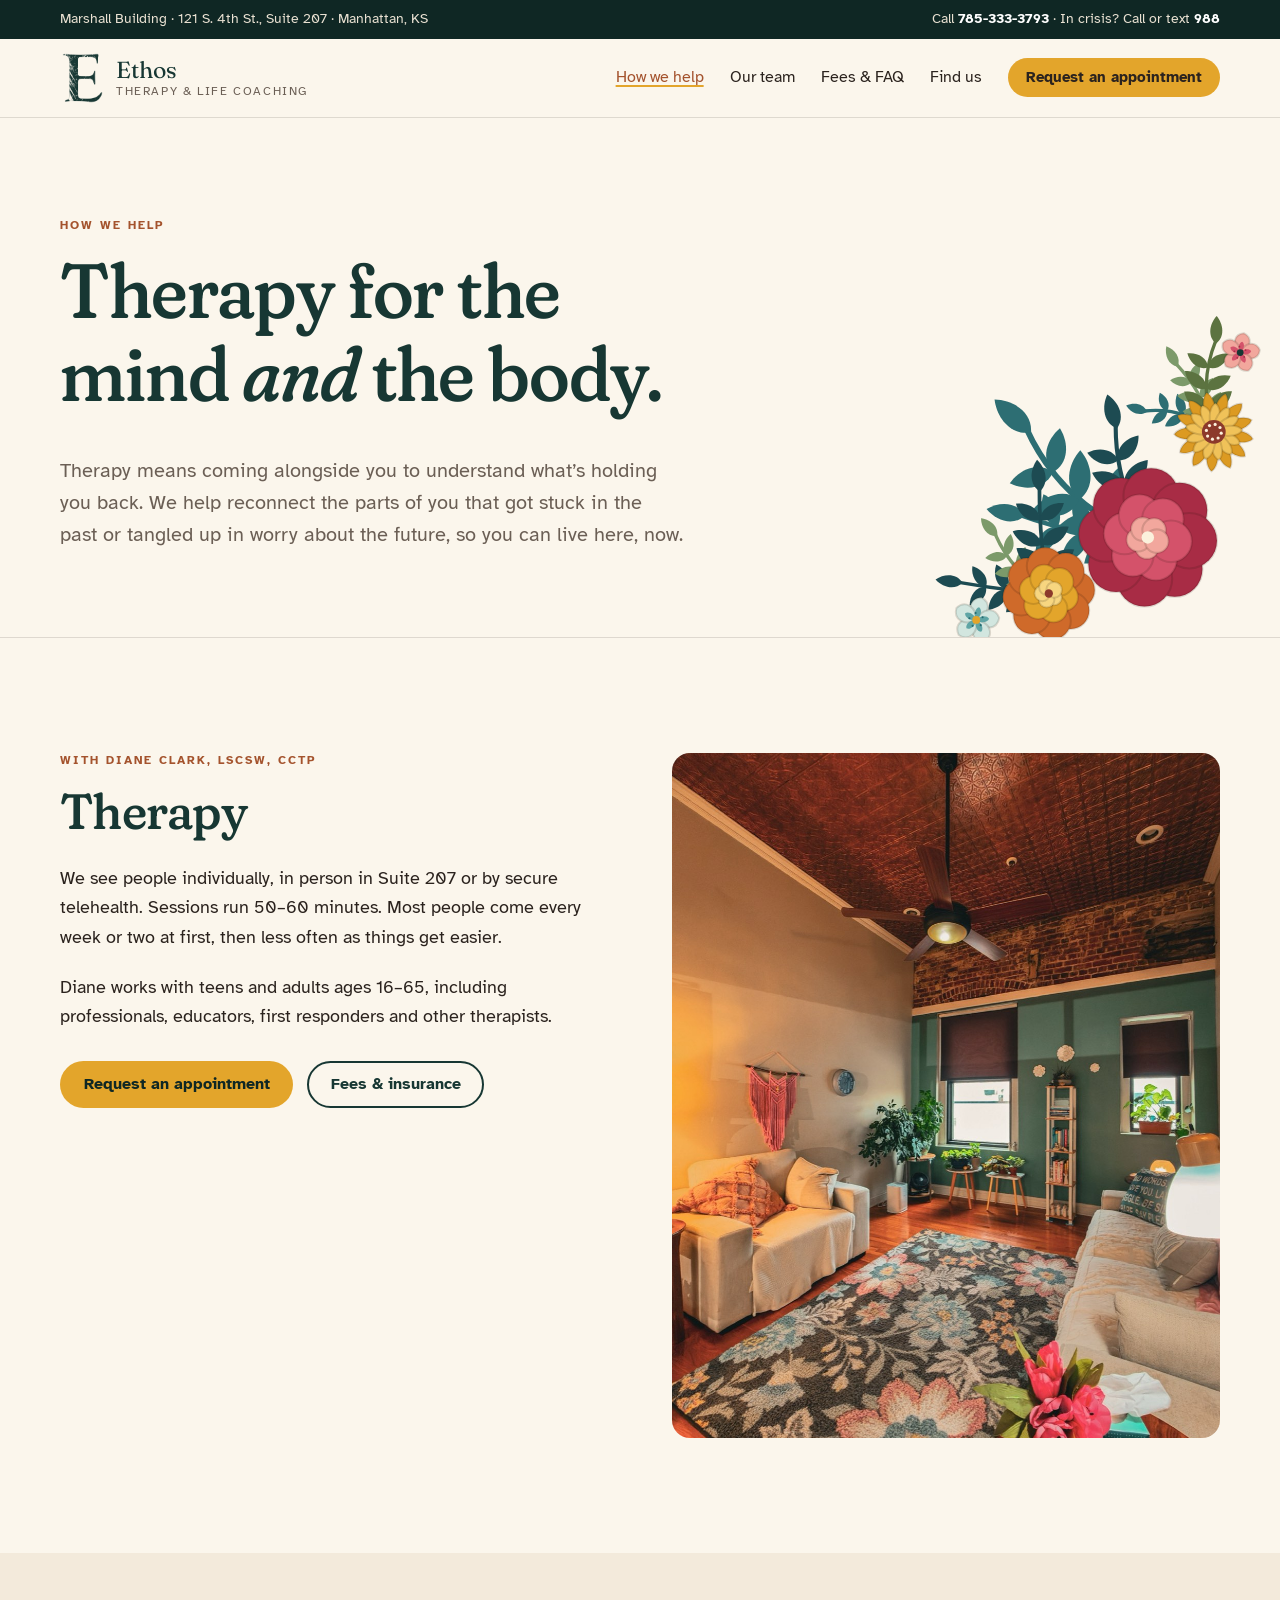
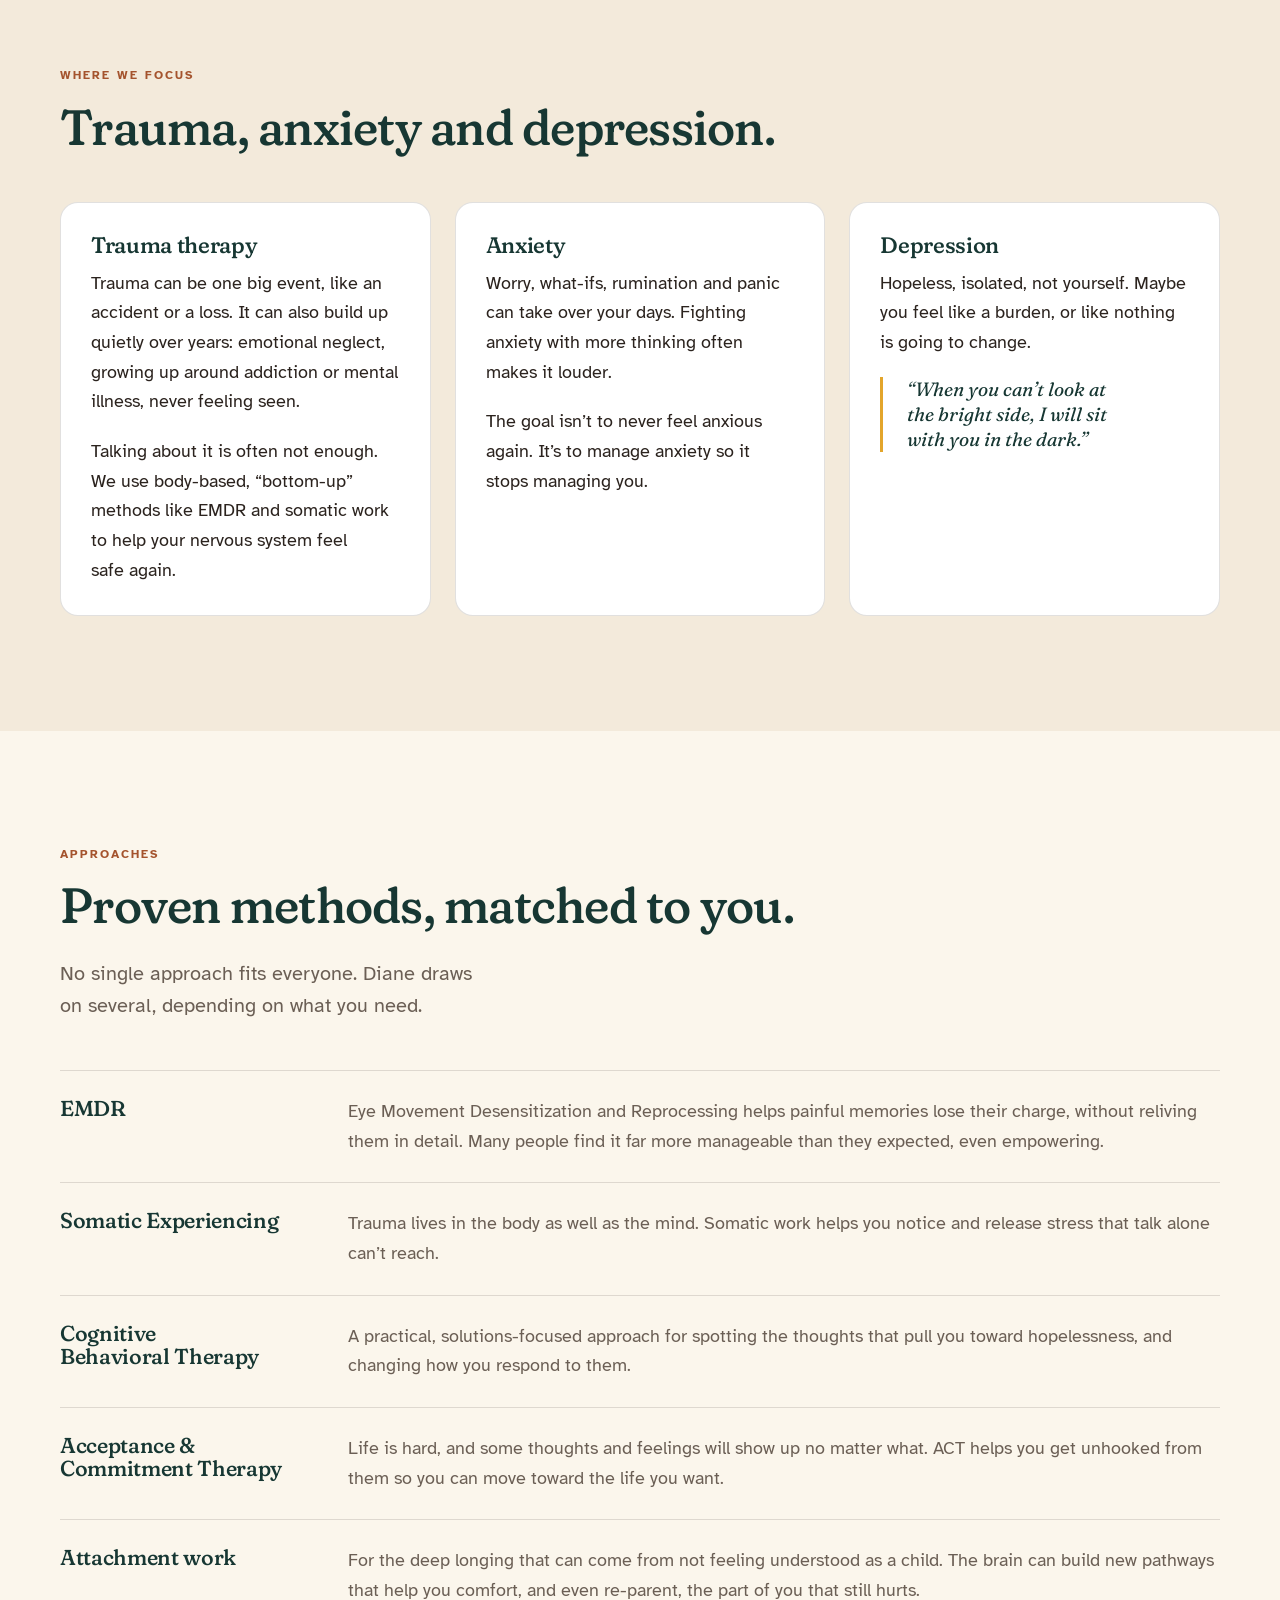
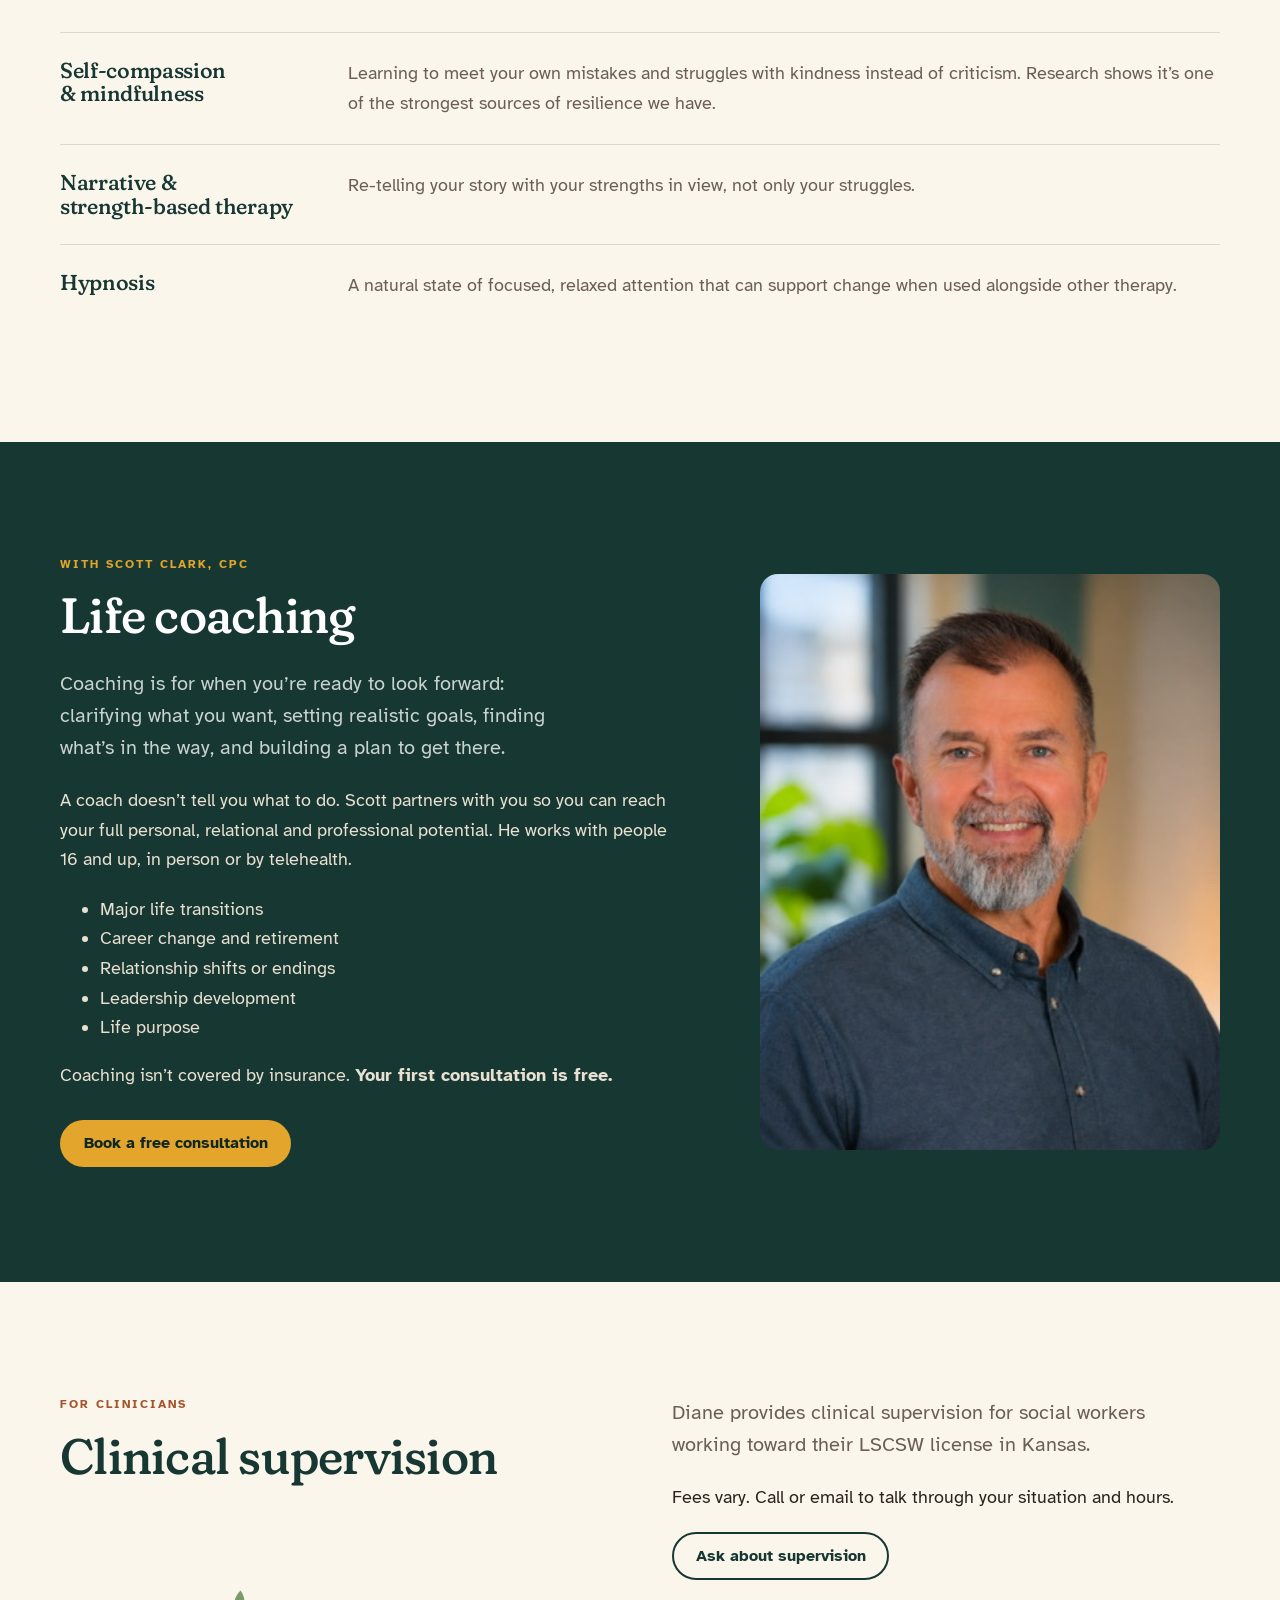
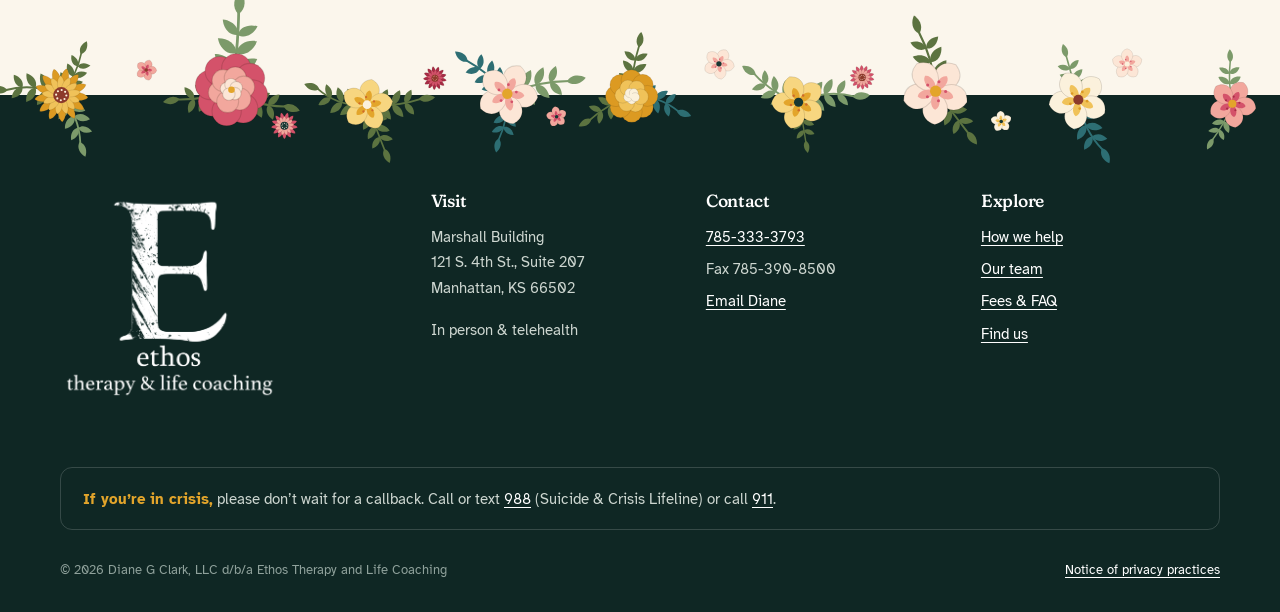
<file: services.html>
<!doctype html>
<html lang="en">
<head>
<meta charset="utf-8">
<meta name="robots" content="noindex, nofollow">
<meta name="viewport" content="width=device-width, initial-scale=1">
<title>How We Help | Therapy, EMDR &amp; Life Coaching in Manhattan, KS</title>
<meta name="description" content="Trauma therapy, EMDR, therapy for anxiety and depression, life coaching and clinical supervision at Ethos Therapy and Life Coaching in Manhattan, Kansas.">
<link rel="canonical" href="https://ethos.jcg.studio/services.html">
<meta property="og:type" content="website">
<meta property="og:site_name" content="Ethos Therapy &amp; Life Coaching">
<meta property="og:locale" content="en_US">
<meta property="og:url" content="https://ethos.jcg.studio/services.html">
<meta property="og:title" content="How We Help | Ethos Therapy &amp; Life Coaching">
<meta property="og:description" content="Trauma therapy, EMDR, help for anxiety and depression, and life coaching in downtown Manhattan, Kansas.">
<meta property="og:image" content="https://ethos.jcg.studio/assets/img/og/og-services.jpg">
<meta property="og:image:type" content="image/jpeg">
<meta property="og:image:width" content="1200">
<meta property="og:image:height" content="630">
<meta property="og:image:alt" content="Ethos Therapy: therapy for the mind and the body">
<meta name="twitter:card" content="summary_large_image">
<meta name="twitter:title" content="How We Help | Ethos Therapy &amp; Life Coaching">
<meta name="twitter:description" content="Trauma therapy, EMDR, help for anxiety and depression, and life coaching in downtown Manhattan, Kansas.">
<meta name="twitter:image" content="https://ethos.jcg.studio/assets/img/og/og-services.jpg">
<meta name="twitter:image:alt" content="Ethos Therapy: therapy for the mind and the body">
<meta name="theme-color" content="#173733">
<link rel="icon" href="assets/img/favicon.png">
<link rel="preconnect" href="https://fonts.googleapis.com">
<link rel="preconnect" href="https://fonts.gstatic.com" crossorigin>
<link href="https://fonts.googleapis.com/css2?family=Atkinson+Hyperlegible:ital,wght@0,400;0,700;1,400&family=Fraunces:ital,opsz,wght,SOFT@0,9..144,300..600,100;1,9..144,300..600,100&display=swap" rel="stylesheet">
<link rel="stylesheet" href="assets/site.css?v=16">
</head>
<body>
<a class="skip" href="#main">Skip to content</a>

<div class="topbar">
  <div class="wrap">
    <span>Marshall Building · 121 S. 4th St., Suite 207 · Manhattan, KS</span>
    <span>Call <a href="tel:+17853333793">785-333-3793</a> · In crisis? Call or text <a href="tel:988">988</a></span>
  </div>
</div>

<header class="site-header">
  <div class="wrap">
    <a class="brand" href="index.html" aria-label="Ethos Therapy and Life Coaching, home">
      <span class="brand-mark" aria-hidden="true"></span>
      <span class="brand-name">Ethos<small>Therapy &amp; Life Coaching</small></span>
    </a>
    <button class="nav-toggle" aria-expanded="false" aria-controls="nav">Menu</button>
    <nav class="nav" id="nav" aria-label="Main">
      <a href="services.html" aria-current="page">How we help</a>
      <a href="team.html">Our team</a>
      <a href="fees.html">Fees &amp; FAQ</a>
      <a href="contact.html">Find us</a>
      <a class="btn btn-primary" href="contact.html#start">Request an appointment</a>
    </nav>
  </div>
</header>

<main id="main">
<section class="page-hero">
  <div class="garden garden-corner" data-garden="corner" data-seed="5" role="presentation"></div>
  <div class="wrap">
    <span class="eyebrow">How we help</span>
    <h1>Therapy for the mind <em class="serif-i">and</em> the body.</h1>
    <p class="lede">Therapy means coming alongside you to understand what’s holding you back. We help reconnect the parts of you that got stuck in the past or tangled up in worry about the future, so you can live here, now.</p>
  </div>
</section>

<section id="therapy">
  <div class="wrap grid-2">
    <div>
      <span class="eyebrow">With Diane Clark, LSCSW, CCTP</span>
      <h2>Therapy</h2>
      <p>We see people individually, in person in Suite 207 or by secure telehealth. Sessions run 50–60 minutes. Most people come every week or two at first, then less often as things get easier.</p>
      <p>Diane works with teens and adults ages 16–65, including professionals, educators, first responders and other therapists.</p>
      <div class="btn-row"><a class="btn btn-primary" href="contact.html#start">Request an appointment</a><a class="btn btn-ghost" href="fees.html">Fees &amp; insurance</a></div>
    </div>
    <img class="photo-tall" src="assets/img/room-teal-2.jpg" alt="Therapy room with green walls, plants and a floral rug" loading="lazy" width="1067" height="1600">
  </div>
</section>

<section class="cream">
  <div class="wrap">
    <div class="section-head">
      <span class="eyebrow">Where we focus</span>
      <h2>Trauma, anxiety and depression.</h2>
    </div>
    <div class="grid-3">
      <article class="card">
        <h3>Trauma therapy</h3>
        <p>Trauma can be one big event, like an accident or a loss. It can also build up quietly over years: emotional neglect, growing up around addiction or mental illness, never feeling seen.</p>
        <p>Talking about it is often not enough. We use body-based, “bottom-up” methods like EMDR and somatic work to help your nervous system feel safe again.</p>
      </article>
      <article class="card">
        <h3>Anxiety</h3>
        <p>Worry, what-ifs, rumination and panic can take over your days. Fighting anxiety with more thinking often makes it louder.</p>
        <p>The goal isn’t to never feel anxious again. It’s to manage anxiety so it stops managing you.</p>
      </article>
      <article class="card">
        <h3>Depression</h3>
        <p>Hopeless, isolated, not yourself. Maybe you feel like a burden, or like nothing is going to change.</p>
        <blockquote class="pull" style="font-size:1.2rem;margin:1em 0 0">“When you can’t look at the bright side, I will sit with you in the dark.”</blockquote>
      </article>
    </div>
  </div>
</section>

<section id="emdr">
  <div class="wrap">
    <div class="section-head">
      <span class="eyebrow">Approaches</span>
      <h2>Proven methods, matched to you.</h2>
      <p class="lede">No single approach fits everyone. Diane draws on several, depending on what you need.</p>
    </div>
    <div class="approach"><h3>EMDR</h3><p>Eye Movement Desensitization and Reprocessing helps painful memories lose their charge, without reliving them in detail. Many people find it far more manageable than they expected, even empowering.</p></div>
    <div class="approach"><h3>Somatic Experiencing</h3><p>Trauma lives in the body as well as the mind. Somatic work helps you notice and release stress that talk alone can’t reach.</p></div>
    <div class="approach"><h3>Cognitive Behavioral Therapy</h3><p>A practical, solutions-focused approach for spotting the thoughts that pull you toward hopelessness, and changing how you respond to them.</p></div>
    <div class="approach"><h3>Acceptance &amp; Commitment Therapy</h3><p>Life is hard, and some thoughts and feelings will show up no matter what. ACT helps you get unhooked from them so you can move toward the life you want.</p></div>
    <div class="approach"><h3>Attachment work</h3><p>For the deep longing that can come from not feeling understood as a child. The brain can build new pathways that help you comfort, and even re-parent, the part of you that still hurts.</p></div>
    <div class="approach"><h3><span class="nowrap">Self-compassion</span> &amp; mindfulness</h3><p>Learning to meet your own mistakes and struggles with kindness instead of criticism. Research shows it’s one of the strongest sources of resilience we have.</p></div>
    <div class="approach"><h3>Narrative &amp; <span class="nowrap">strength-based</span> therapy</h3><p>Re-telling your story with your strengths in view, not only your struggles.</p></div>
    <div class="approach"><h3>Hypnosis</h3><p>A natural state of focused, relaxed attention that can support change when used alongside other therapy.</p></div>
  </div>
</section>

<section class="dark on-dark" id="coaching">
  <div class="wrap person flip">
    <div class="person-photo"><img src="assets/img/scott.jpg" alt="Scott Clark, life coach" width="339" height="508" loading="lazy"></div>
    <div>
      <span class="eyebrow">With Scott Clark, CPC</span>
      <h2>Life coaching</h2>
      <p class="lede">Coaching is for when you’re ready to look forward: clarifying what you want, setting realistic goals, finding what’s in the way, and building a plan to get there.</p>
      <p>A coach doesn’t tell you what to do. Scott partners with you so you can reach your full personal, relational and professional potential. He works with people 16 and up, in person or by telehealth.</p>
      <ul>
        <li>Major life transitions</li>
        <li>Career change and retirement</li>
        <li>Relationship shifts or endings</li>
        <li>Leadership development</li>
        <li>Life purpose</li>
      </ul>
      <p>Coaching isn’t covered by insurance. <strong>Your first consultation is free.</strong></p>
      <div class="btn-row"><a class="btn btn-primary" href="contact.html#start">Book a free consultation</a></div>
    </div>
  </div>
</section>

<section id="supervision">
  <div class="wrap grid-2">
    <div>
      <span class="eyebrow">For clinicians</span>
      <h2>Clinical supervision</h2>
    </div>
    <div>
      <p class="lede">Diane provides clinical supervision for social workers working toward their LSCSW license in Kansas.</p>
      <p>Fees vary. Call or email to talk through your situation and hours.</p>
      <a class="btn btn-ghost" href="contact.html#start">Ask about supervision</a>
    </div>
  </div>
</section>

</main>

<footer class="site-footer">
  <div class="garden garden-edge" data-garden="edge" data-seed="12" role="presentation"></div>
  <div class="wrap">
    <div class="footer-grid">
      <div>
        <div class="footer-logo" role="img" aria-label="Ethos Therapy and Life Coaching"></div>
      </div>
      <div>
        <h4>Visit</h4>
        <p>Marshall Building<br>121 S. 4th St., Suite 207<br>Manhattan, KS 66502</p>
        <p>In person &amp; telehealth</p>
      </div>
      <div>
        <h4>Contact</h4>
        <ul>
          <li><a href="tel:+17853333793">785-333-3793</a></li>
          <li>Fax 785-390-8500</li>
          <li><a href="mailto:diane@ethostherapyandlifecoaching.com">Email Diane</a></li>
        </ul>
      </div>
      <div>
        <h4>Explore</h4>
        <ul>
          <li><a href="services.html">How we help</a></li>
          <li><a href="team.html">Our team</a></li>
          <li><a href="fees.html">Fees &amp; FAQ</a></li>
          <li><a href="contact.html">Find us</a></li>
        </ul>
      </div>
    </div>
    <div class="crisis"><strong>If you’re in crisis,</strong> please don’t wait for a callback. Call or text <a href="tel:988">988</a> (Suicide &amp; Crisis Lifeline) or call <a href="tel:911">911</a>.</div>
    <div class="legal">
      <span>© 2026 Diane G Clark, LLC d/b/a Ethos Therapy and Life Coaching</span>
      <a href="assets/docs/notice-of-privacy-practices.pdf">Notice of privacy practices</a>
    </div>
  </div>
</footer>

<div class="callbar">
  <a class="btn btn-ghost" href="tel:+17853333793">Call</a>
  <a class="btn btn-primary" href="contact.html#start">Request an appointment</a>
</div>

<script src="assets/garden.js?v=3" defer></script>
<script src="assets/site.js?v=2" defer></script>
<script>
  const t = document.querySelector('.nav-toggle'), n = document.getElementById('nav');
  t.addEventListener('click', () => { const o = n.classList.toggle('open'); t.setAttribute('aria-expanded', o); });
</script>
</body>
</html>
</file>
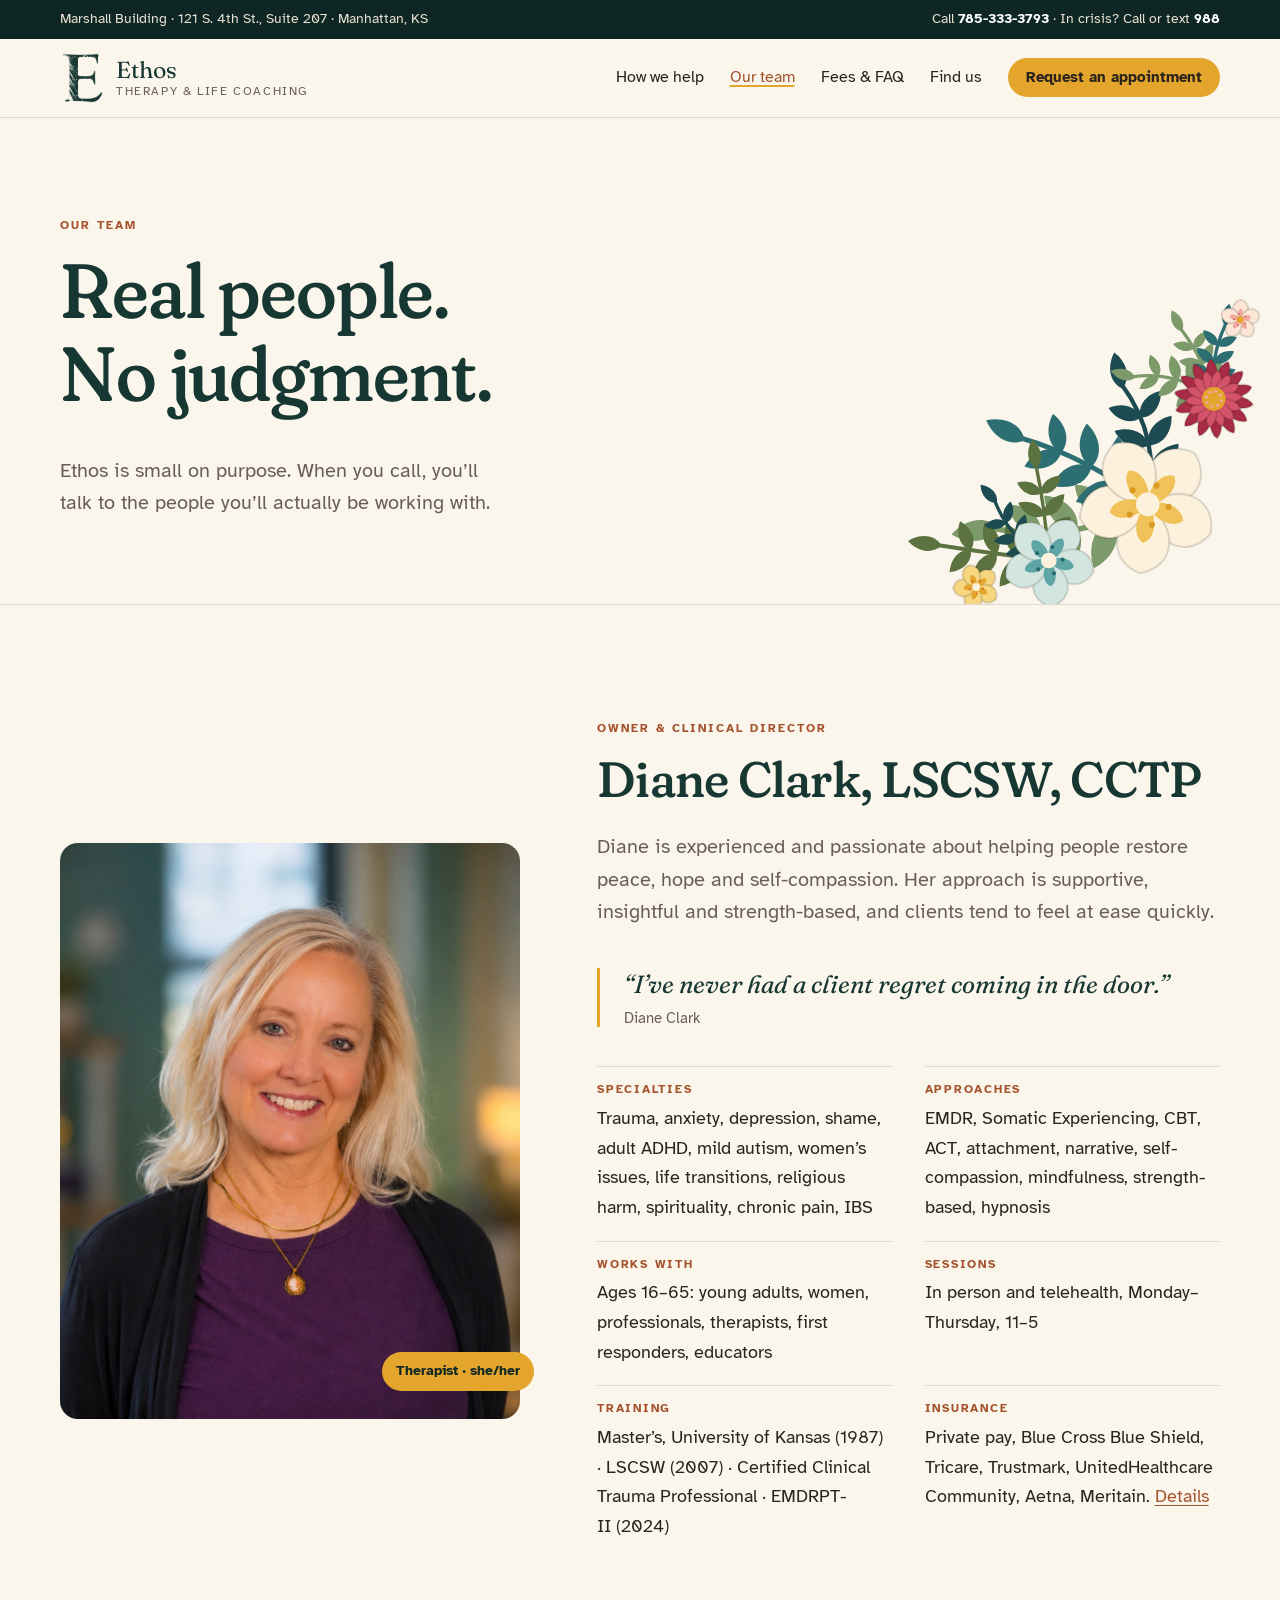
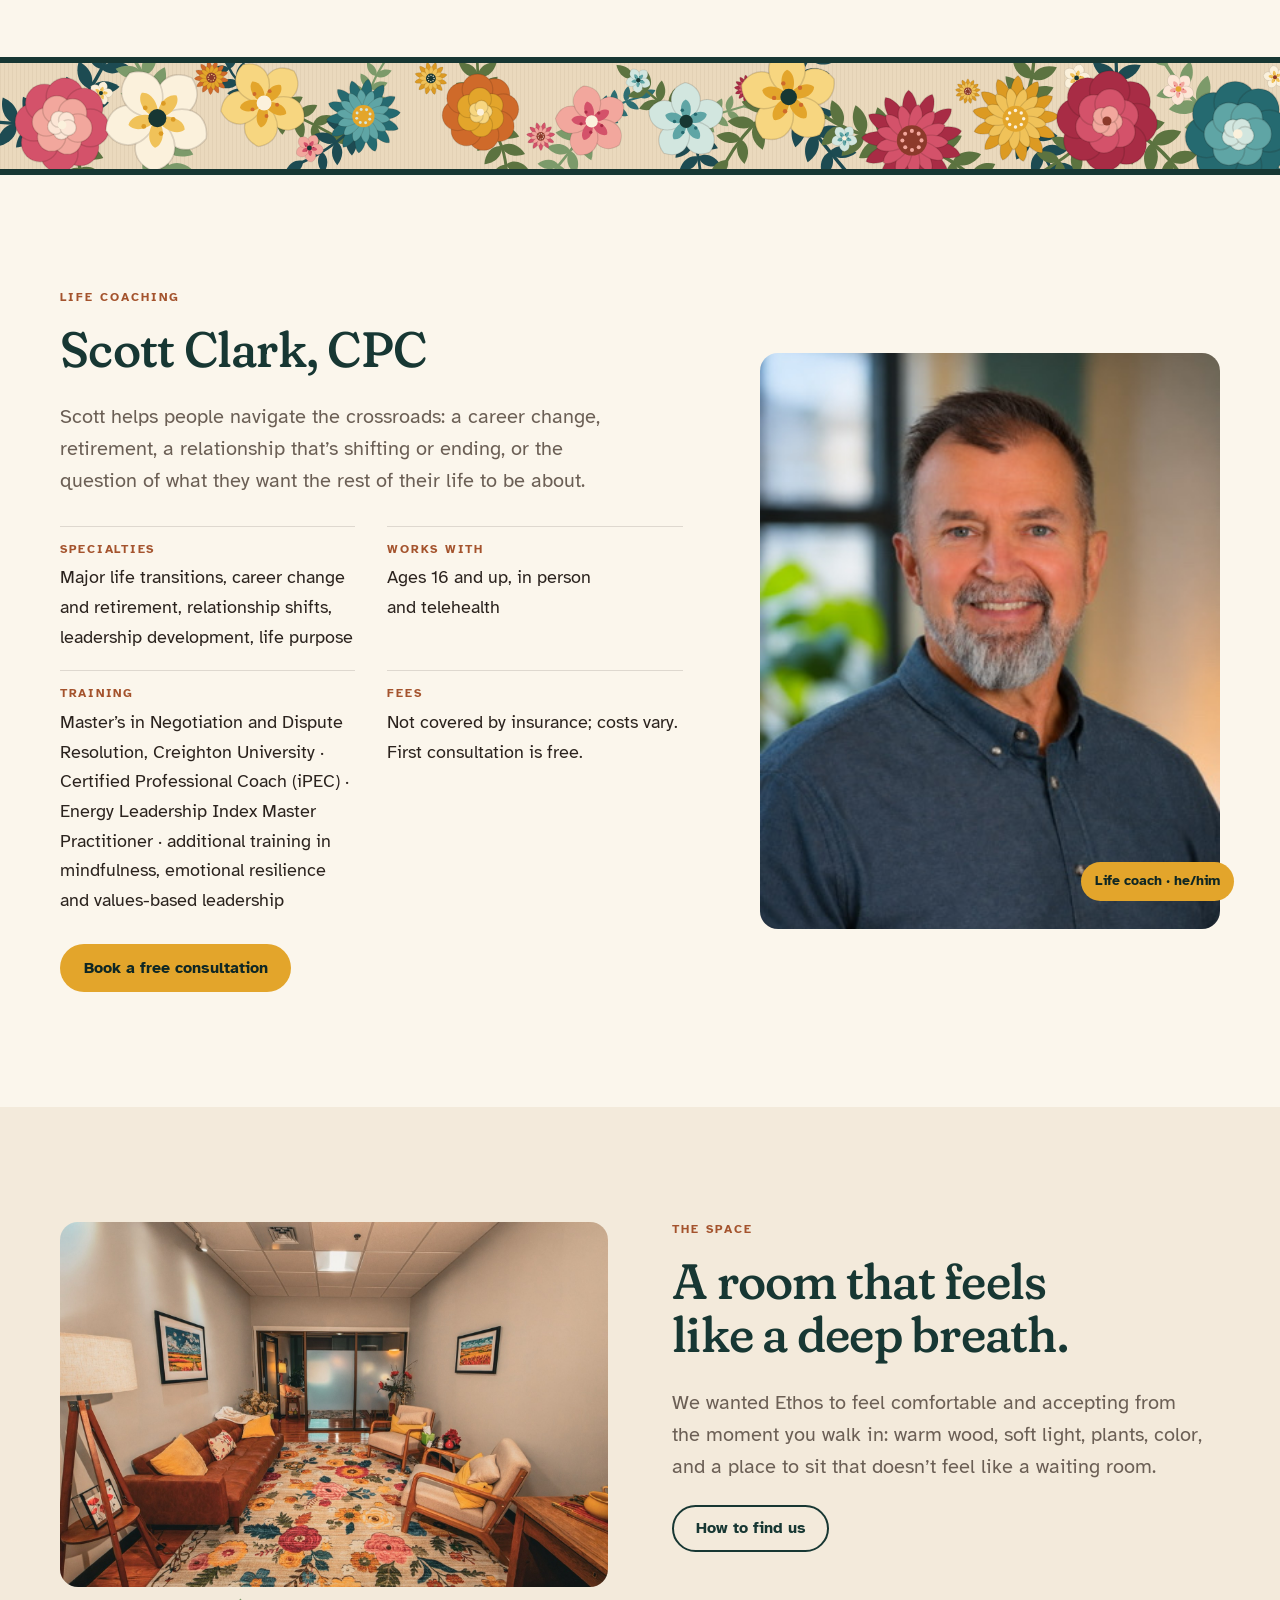
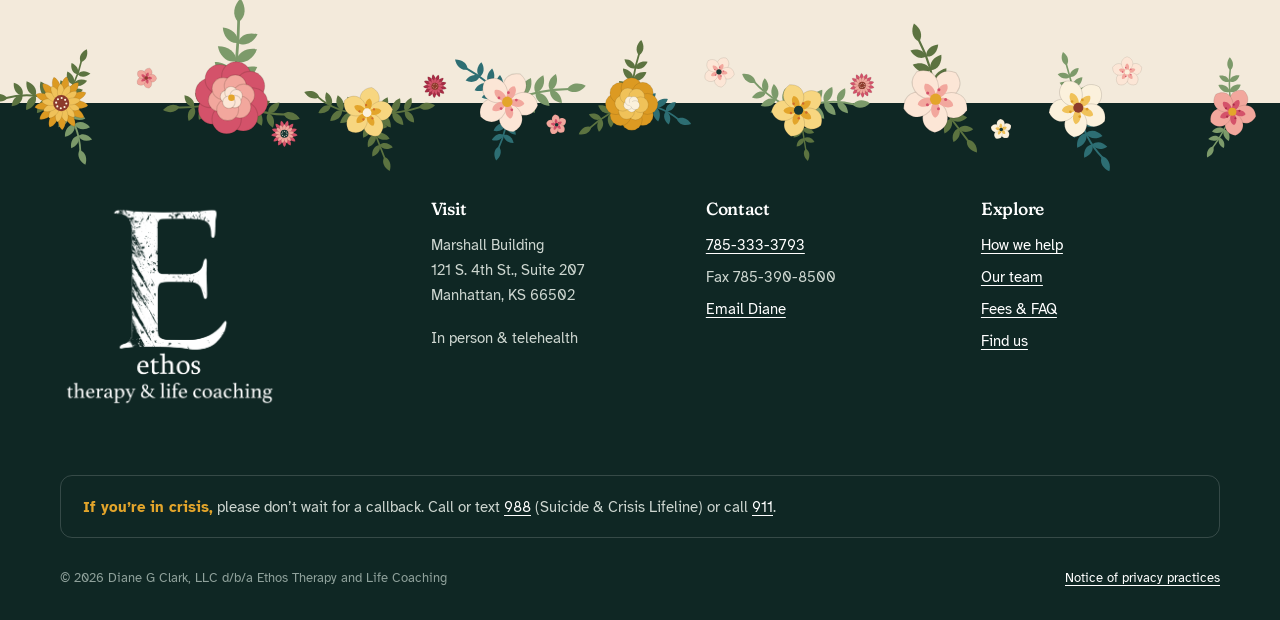
<file: team.html>
<!doctype html>
<html lang="en">
<head>
<meta charset="utf-8">
<meta name="robots" content="noindex, nofollow">
<meta name="viewport" content="width=device-width, initial-scale=1">
<title>Our Team | Diane Clark, LSCSW &amp; Scott Clark, Life Coach | Ethos Therapy</title>
<meta name="description" content="Meet Diane Clark, LSCSW, CCTP, trauma therapist and clinical director, and Scott Clark, certified life coach, at Ethos Therapy and Life Coaching in Manhattan, Kansas.">
<link rel="canonical" href="https://ethos.jcg.studio/team.html">
<meta property="og:type" content="website">
<meta property="og:site_name" content="Ethos Therapy &amp; Life Coaching">
<meta property="og:locale" content="en_US">
<meta property="og:url" content="https://ethos.jcg.studio/team.html">
<meta property="og:title" content="Meet Diane &amp; Scott Clark | Ethos Therapy &amp; Life Coaching">
<meta property="og:description" content="Real people. No judgment. Meet the therapist and the life coach behind Ethos in downtown Manhattan, Kansas.">
<meta property="og:image" content="https://ethos.jcg.studio/assets/img/og/og-team.jpg">
<meta property="og:image:type" content="image/jpeg">
<meta property="og:image:width" content="1200">
<meta property="og:image:height" content="630">
<meta property="og:image:alt" content="Diane Clark, LSCSW, CCTP, owner of Ethos Therapy and Life Coaching">
<meta name="twitter:card" content="summary_large_image">
<meta name="twitter:title" content="Meet Diane &amp; Scott Clark | Ethos Therapy &amp; Life Coaching">
<meta name="twitter:description" content="Real people. No judgment. Meet the therapist and the life coach behind Ethos in downtown Manhattan, Kansas.">
<meta name="twitter:image" content="https://ethos.jcg.studio/assets/img/og/og-team.jpg">
<meta name="twitter:image:alt" content="Diane Clark, LSCSW, CCTP, owner of Ethos Therapy and Life Coaching">
<meta name="theme-color" content="#173733">
<link rel="icon" href="assets/img/favicon.png">
<link rel="preconnect" href="https://fonts.googleapis.com">
<link rel="preconnect" href="https://fonts.gstatic.com" crossorigin>
<link href="https://fonts.googleapis.com/css2?family=Atkinson+Hyperlegible:ital,wght@0,400;0,700;1,400&family=Fraunces:ital,opsz,wght,SOFT@0,9..144,300..600,100;1,9..144,300..600,100&display=swap" rel="stylesheet">
<link rel="stylesheet" href="assets/site.css?v=16">
</head>
<body>
<a class="skip" href="#main">Skip to content</a>

<div class="topbar">
  <div class="wrap">
    <span>Marshall Building · 121 S. 4th St., Suite 207 · Manhattan, KS</span>
    <span>Call <a href="tel:+17853333793">785-333-3793</a> · In crisis? Call or text <a href="tel:988">988</a></span>
  </div>
</div>

<header class="site-header">
  <div class="wrap">
    <a class="brand" href="index.html" aria-label="Ethos Therapy and Life Coaching, home">
      <span class="brand-mark" aria-hidden="true"></span>
      <span class="brand-name">Ethos<small>Therapy &amp; Life Coaching</small></span>
    </a>
    <button class="nav-toggle" aria-expanded="false" aria-controls="nav">Menu</button>
    <nav class="nav" id="nav" aria-label="Main">
      <a href="services.html">How we help</a>
      <a href="team.html" aria-current="page">Our team</a>
      <a href="fees.html">Fees &amp; FAQ</a>
      <a href="contact.html">Find us</a>
      <a class="btn btn-primary" href="contact.html#start">Request an appointment</a>
    </nav>
  </div>
</header>

<main id="main">
<section class="page-hero">
  <div class="garden garden-corner" data-garden="corner" data-seed="8" role="presentation"></div>
  <div class="wrap">
    <span class="eyebrow">Our team</span>
    <h1>Real people. No judgment.</h1>
    <p class="lede">Ethos is small on purpose. When you call, you’ll talk to the people you’ll actually be working with.</p>
  </div>
</section>

<section id="diane">
  <div class="wrap person">
    <div class="person-photo">
      <img src="assets/img/diane.jpg" alt="Diane Clark" width="1024" height="1536">
      <span class="tag">Therapist · she/her</span>
    </div>
    <div>
      <span class="eyebrow">Owner &amp; clinical director</span>
      <h2>Diane Clark, LSCSW, CCTP</h2>
      <p class="lede">Diane is experienced and passionate about helping people restore peace, hope and self-compassion. Her approach is supportive, insightful and strength-based, and clients tend to feel at ease quickly.</p>
      <blockquote class="pull">“I’ve never had a client regret coming in the door.”<cite>Diane Clark</cite></blockquote>
      <dl class="facts">
        <div><dt>Specialties</dt><dd>Trauma, anxiety, depression, shame, adult ADHD, mild autism, women’s issues, life transitions, religious harm, spirituality, chronic pain, IBS</dd></div>
        <div><dt>Approaches</dt><dd>EMDR, Somatic Experiencing, CBT, ACT, attachment, narrative, self-compassion, mindfulness, strength-based, hypnosis</dd></div>
        <div><dt>Works with</dt><dd>Ages 16–65: young adults, women, professionals, therapists, first responders, educators</dd></div>
        <div><dt>Sessions</dt><dd>In person and telehealth, Monday–Thursday, 11–5</dd></div>
        <div><dt>Training</dt><dd>Master’s, University of Kansas (1987) · LSCSW (2007) · Certified Clinical Trauma Professional · EMDRPT-II (2024)</dd></div>
        <div><dt>Insurance</dt><dd>Private pay, Blue Cross Blue Shield, Tricare, Trustmark, UnitedHealthcare Community, Aetna, Meritain. <a href="fees.html">Details</a></dd></div>
      </dl>
    </div>
  </div>
</section>

<div class="rug garden" data-garden="band" data-seed="9" role="presentation"></div>

<section id="scott">
  <div class="wrap person flip">
    <div class="person-photo">
      <img src="assets/img/scott.jpg" alt="Scott Clark" width="339" height="508" loading="lazy">
      <span class="tag">Life coach · he/him</span>
    </div>
    <div>
      <span class="eyebrow">Life coaching</span>
      <h2>Scott Clark, CPC</h2>
      <p class="lede">Scott helps people navigate the crossroads: a career change, retirement, a relationship that’s shifting or ending, or the question of what they want the rest of their life to be about.</p>
      <dl class="facts">
        <div><dt>Specialties</dt><dd>Major life transitions, career change and retirement, relationship shifts, leadership development, life purpose</dd></div>
        <div><dt>Works with</dt><dd>Ages 16 and up, in person and telehealth</dd></div>
        <div><dt>Training</dt><dd>Master’s in Negotiation and Dispute Resolution, Creighton University · Certified Professional Coach (iPEC) · Energy Leadership Index Master Practitioner · additional training in mindfulness, emotional resilience and values-based leadership</dd></div>
        <div><dt>Fees</dt><dd>Not covered by insurance; costs vary. First consultation is free.</dd></div>
      </dl>
      <div class="btn-row"><a class="btn btn-primary" href="contact.html#start">Book a free consultation</a></div>
    </div>
  </div>
</section>

<section class="cream">
  <div class="wrap grid-2">
    <img class="photo-tall" src="assets/img/room-bright.jpg" alt="A bright therapy room with a leather sofa, marigold pillows and a floral rug" loading="lazy" style="aspect-ratio:3/2" width="1600" height="1067">
    <div>
      <span class="eyebrow">The space</span>
      <h2>A room that feels like a deep breath.</h2>
      <p class="lede">We wanted Ethos to feel comfortable and accepting from the moment you walk in: warm wood, soft light, plants, color, and a place to sit that doesn’t feel like a waiting room.</p>
      <a class="btn btn-ghost" href="contact.html">How to find us</a>
    </div>
  </div>
</section>

</main>

<footer class="site-footer">
  <div class="garden garden-edge" data-garden="edge" data-seed="12" role="presentation"></div>
  <div class="wrap">
    <div class="footer-grid">
      <div>
        <div class="footer-logo" role="img" aria-label="Ethos Therapy and Life Coaching"></div>
      </div>
      <div>
        <h4>Visit</h4>
        <p>Marshall Building<br>121 S. 4th St., Suite 207<br>Manhattan, KS 66502</p>
        <p>In person &amp; telehealth</p>
      </div>
      <div>
        <h4>Contact</h4>
        <ul>
          <li><a href="tel:+17853333793">785-333-3793</a></li>
          <li>Fax 785-390-8500</li>
          <li><a href="mailto:diane@ethostherapyandlifecoaching.com">Email Diane</a></li>
        </ul>
      </div>
      <div>
        <h4>Explore</h4>
        <ul>
          <li><a href="services.html">How we help</a></li>
          <li><a href="team.html">Our team</a></li>
          <li><a href="fees.html">Fees &amp; FAQ</a></li>
          <li><a href="contact.html">Find us</a></li>
        </ul>
      </div>
    </div>
    <div class="crisis"><strong>If you’re in crisis,</strong> please don’t wait for a callback. Call or text <a href="tel:988">988</a> (Suicide &amp; Crisis Lifeline) or call <a href="tel:911">911</a>.</div>
    <div class="legal">
      <span>© 2026 Diane G Clark, LLC d/b/a Ethos Therapy and Life Coaching</span>
      <a href="assets/docs/notice-of-privacy-practices.pdf">Notice of privacy practices</a>
    </div>
  </div>
</footer>

<div class="callbar">
  <a class="btn btn-ghost" href="tel:+17853333793">Call</a>
  <a class="btn btn-primary" href="contact.html#start">Request an appointment</a>
</div>

<script src="assets/garden.js?v=3" defer></script>
<script src="assets/site.js?v=2" defer></script>
<script>
  const t = document.querySelector('.nav-toggle'), n = document.getElementById('nav');
  t.addEventListener('click', () => { const o = n.classList.toggle('open'); t.setAttribute('aria-expanded', o); });
</script>
</body>
</html>
</file>
<file: assets/site.css>
/* Ethos Therapy & Life Coaching
   Palette pulled from Suite 207: green walls, honey wood, copper tin ceiling,
   brick, and the marigold pillows on the floral rug. */
:root {
  --green: #25514b;
  --green-deep: #173733;
  --green-ink: #0f2724;
  --paper: #fbf6ec;
  --cream: #f3eadb;
  --sand: #e6d8c1;
  --copper: #a4532d;
  --brick: #8c3a2b;
  --marigold: #e3a52b;
  --ink: #2b231e;
  --muted: #6b5f55;
  --line: rgba(43, 35, 30, .14);
  --serif: "Fraunces", Georgia, serif;
  --sans: "Atkinson Hyperlegible", system-ui, sans-serif;
  --wrap: 1160px;
  --radius: 18px;
}

*, *::before, *::after { box-sizing: border-box; }
html { scroll-behavior: smooth; }
body {
  margin: 0;
  background: var(--paper);
  color: var(--ink);
  font: 18px/1.65 var(--sans);
  -webkit-font-smoothing: antialiased;
}
img, video { display: block; max-width: 100%; }
a { color: var(--copper); text-underline-offset: 3px; }
a:hover { color: var(--brick); }
a[href^="mailto:"] { overflow-wrap: anywhere; }
h1, h2, h3, h4 {
  font-family: var(--serif);
  font-weight: 500;
  font-variation-settings: "SOFT" 100, "WONK" 0;
  line-height: 1.08;
  letter-spacing: -.015em;
  margin: 0 0 .5em;
  color: var(--green-deep);
}
h1 { font-size: clamp(2.6rem, 6vw, 4.9rem); }
h2 { font-size: clamp(2rem, 4vw, 3.1rem); }
h3 { font-size: 1.5rem; }
p { margin: 0 0 1.1em; }
/* Line breaks: headings and short display text split into even lines; body text never leaves a lone last word */
h1, h2, h3, h4, .eyebrow, .lede, blockquote.pull, .breath-cue, .breath-label, .concern-list li, .hero-badge, .phone-cap, .watch-label, .path .who, .note { text-wrap: balance; }
p, li, dd, summary { text-wrap: pretty; }
.wrap { width: min(var(--wrap), 100% - 40px); margin-inline: auto; }
.eyebrow {
  font: 700 .78rem/1.2 var(--sans);
  letter-spacing: .16em;
  text-transform: uppercase;
  color: var(--copper);
  margin-bottom: 1.1rem;
  display: block;
}
.lede { font-size: 1.22rem; color: var(--muted); max-width: 34em; }

.nowrap { white-space: nowrap; }
em.serif, .serif-i { font-family: var(--serif); font-style: italic; }

/* Skip link + focus */
.skip { position: absolute; left: -999px; }
.skip:focus { left: 16px; top: 12px; z-index: 99; background: var(--marigold); color: var(--ink); padding: 8px 14px; border-radius: 8px; }
:focus-visible { outline: 3px solid var(--marigold); outline-offset: 3px; }

/* Top bar */
.topbar {
  background: var(--green-ink);
  color: #e9e1d2;
  font-size: .86rem;
}
.topbar .wrap { display: flex; justify-content: space-between; gap: 16px; padding: 8px 0; flex-wrap: wrap; }
.topbar a { color: #fff; text-decoration: none; font-weight: 700; }
.topbar a:hover { color: var(--marigold); }

/* Header */
.site-header {
  position: sticky; top: 0; z-index: 20;
  background: rgba(251, 246, 236, .94);
  backdrop-filter: blur(8px);
  border-bottom: 1px solid var(--line);
}
.site-header .wrap { display: flex; align-items: center; justify-content: space-between; gap: 20px; padding: 14px 0; }
.brand { display: flex; align-items: center; gap: 12px; text-decoration: none; color: var(--green-deep); }
.brand-mark {
  width: 44px; height: 50px; flex: none;
  background: var(--green-deep);
  -webkit-mask: url(img/e-mask.png) center / contain no-repeat;
          mask: url(img/e-mask.png) center / contain no-repeat;
}
.brand-name { font-family: var(--serif); font-size: 1.45rem; line-height: 1; }
.brand-name small { display: block; font-family: var(--sans); font-size: .72rem; letter-spacing: .14em; text-transform: uppercase; color: var(--muted); margin-top: 5px; }
.nav { display: flex; align-items: center; gap: 26px; }
.nav a { color: var(--ink); text-decoration: none; font-size: .98rem; }
.nav a:hover, .nav a[aria-current="page"] { color: var(--copper); }
.nav a[aria-current="page"] { text-decoration: underline; text-decoration-color: var(--marigold); text-decoration-thickness: 2px; }
.nav-toggle { display: none; }

/* Buttons */
.btn {
  display: inline-flex; align-items: center; gap: .55em;
  padding: .85em 1.35em;
  border-radius: 999px;
  font: 700 1rem/1 var(--sans);
  text-decoration: none;
  border: 2px solid transparent;
  transition: transform .2s ease, background .2s ease, color .2s ease;
}
.btn:hover { transform: translateY(-2px); }
.btn-primary { background: var(--marigold); color: var(--green-ink); }
.btn-primary:hover { background: #efb53d; color: var(--green-ink); }
.btn-ghost { border-color: currentColor; color: var(--green-deep); }
.btn-ghost:hover { background: var(--green-deep); color: var(--paper); border-color: var(--green-deep); }
.on-dark .btn-ghost { color: var(--paper); }
.on-dark .btn-ghost:hover { background: var(--paper); color: var(--green-deep); border-color: var(--paper); }
.nav .btn { padding: .7em 1.1em; font-size: .92rem; }
.btn-row { display: flex; flex-wrap: wrap; gap: 14px; margin-top: 1.8rem; }

/* Hero */
.hero { position: relative; overflow: hidden; padding: clamp(48px, 7vw, 96px) 0 clamp(56px, 8vw, 110px); }
.hero .wrap { display: grid; grid-template-columns: 1.08fr .92fr; gap: clamp(32px, 6vw, 80px); align-items: center; }
.hero h1 { font-style: italic; font-weight: 400; }
.hero h1 .quote { color: var(--copper); }
.hero-sub { font-size: 1.25rem; color: var(--muted); max-width: 30em; }
.hero-sub strong { color: var(--ink); font-weight: 700; }
.arch {
  position: relative;
  border-radius: 999px 999px var(--radius) var(--radius);
  overflow: hidden;
  aspect-ratio: 4 / 5.2;
  box-shadow: 0 30px 60px -30px rgba(23, 55, 51, .55);
}
.arch img { width: 100%; height: 100%; object-fit: cover; }
.arch-wrap { position: relative; }
.arch-wrap::before {
  content: ""; position: absolute; inset: -18px -18px 26px 26px;
  border: 2px solid var(--marigold);
  border-radius: 999px 999px var(--radius) var(--radius);
  z-index: -1;
}
.hero-badge {
  position: absolute; left: -34px; bottom: 34px;
  background: var(--paper);
  border-radius: 14px;
  padding: 16px 20px;
  box-shadow: 0 18px 40px -20px rgba(0,0,0,.35);
  font-size: .92rem; line-height: 1.35; max-width: 230px;
}
.hero-badge b { display: block; font-family: var(--serif); font-weight: 500; font-size: 1.15rem; color: var(--green-deep); }

/* Watch button + pop-up player */
.watch {
  display: inline-flex; align-items: center; gap: 14px; margin-top: 1.5rem; padding: 4px 8px 4px 0;
  background: none; border: 0; cursor: pointer; font: 700 1rem/1.2 var(--sans); color: var(--green-deep); text-align: left;
}
.watch-icon { position: relative; flex: none; width: 48px; height: 48px; border-radius: 50%; background: var(--green-deep); display: grid; place-items: center; transition: transform .2s ease, background .2s ease; }
.watch-icon::before { content: ""; margin-left: 4px; border-left: 14px solid var(--marigold); border-block: 9px solid transparent; }
.watch-icon::after { content: ""; position: absolute; inset: 0; border-radius: 50%; border: 2px solid var(--marigold); opacity: 0; }
.watch-label { text-decoration: underline; text-decoration-color: var(--marigold); text-decoration-thickness: 2px; text-underline-offset: 5px; }
.watch:hover .watch-icon { transform: scale(1.08); background: var(--green); }
.lightbox { border: 0; padding: 0; background: transparent; width: min(1100px, 92vw); max-width: none; overflow: visible; }
.lightbox::backdrop { background: rgba(15, 39, 36, .84); backdrop-filter: blur(4px); }
.lightbox video { width: 100%; height: auto; aspect-ratio: 16 / 9; border-radius: var(--radius); background: var(--green-ink); }
.lightbox-close { position: absolute; right: 0; top: -46px; padding: 8px 4px; background: none; border: 0; color: #fff; font: 700 1rem var(--sans); cursor: pointer; }
.lightbox-close:hover { color: var(--marigold); }

/* Load-in */
@media (prefers-reduced-motion: no-preference) {
  .rise { opacity: 0; transform: translateY(18px); animation: rise .9s cubic-bezier(.2,.7,.2,1) forwards; }
  .rise.d1 { animation-delay: .08s; } .rise.d2 { animation-delay: .18s; }
  .rise.d3 { animation-delay: .3s; }  .rise.d4 { animation-delay: .45s; }
  @keyframes rise { to { opacity: 1; transform: none; } }
  .watch-icon::after { animation: watch-ring 2.6s ease-out 1.4s infinite; }
  @keyframes watch-ring { 0% { opacity: .9; transform: scale(1); } 70%, 100% { opacity: 0; transform: scale(1.55); } }
}

/* The garden: flowers drawn in code (assets/garden.js), inspired by the office's floral rug */
.garden svg { display: block; width: 100%; height: 100%; overflow: visible; }
.garden .g-bloom, .garden .g-sway, .garden .g-spin { transform-origin: 0 0; }
.garden .g-flower { cursor: pointer; }
@media (prefers-reduced-motion: no-preference) {
  .garden .g-bloom { transform: scale(0) rotate(-70deg); transition: transform 1s cubic-bezier(.34, 1.4, .64, 1) var(--d, 0ms); }
  .garden.in .g-bloom { transform: none; }
  .garden .g-sway { animation: g-sway var(--t, 8s) ease-in-out infinite alternate; }
  .garden .g-flower .g-spin { transition: transform .9s cubic-bezier(.34, 1.4, .64, 1); }
  .garden .g-flower:hover .g-spin, .garden .g-flower.twirl .g-spin { transform: rotate(72deg) scale(1.14); }
  .garden .g-lean { transition: transform .6s cubic-bezier(.2, .7, .2, 1); }
  .garden .g-new .g-bloom { animation: g-pop .9s cubic-bezier(.34, 1.4, .64, 1) both; }
  @keyframes g-pop { from { transform: scale(0) rotate(-70deg); } }
  @keyframes g-sway { from { transform: rotate(calc(var(--a, 4deg) * -1)) scale(.95); } to { transform: rotate(var(--a, 4deg)) scale(1.05); } }
}
/* A strip of rug between sections */
.rug {
  position: relative; cursor: pointer;
  height: 118px; overflow: hidden;
  background: #ead9bd repeating-linear-gradient(90deg, rgba(90, 60, 30, .05) 0 1px, transparent 1px 4px);
  border-block: 6px solid var(--green-deep);
}
@media (hover: hover) {
  .rug::after {
    content: "Click to plant a flower"; position: absolute; right: 14px; bottom: 10px; pointer-events: none;
    background: var(--green-deep); color: #fff; font: 700 .7rem/1 var(--sans); letter-spacing: .1em; text-transform: uppercase;
    padding: 7px 11px; border-radius: 999px; opacity: 0; transition: opacity .25s ease;
  }
  .rug:hover::after { opacity: .92; }
}
/* Flowers along the top edge of the footer */
.garden-edge { position: absolute; left: 0; right: 0; top: -46px; height: 92px; overflow-x: clip; pointer-events: none; }
.garden-edge .g-flower { pointer-events: auto; }
/* A posy in the corner of inner-page heroes */
.garden-corner { position: absolute; right: max(12px, calc((100% - var(--wrap)) / 2 - 40px)); bottom: -6px; width: clamp(200px, 26vw, 330px); aspect-ratio: 1; }
/* A posy tucked behind the top-left shoulder of the hero arch */
.arch-posy { position: absolute; left: -30px; top: -24px; z-index: 2; width: clamp(118px, 36%, 160px); aspect-ratio: 1; transform: scale(-1, -1); }
/* Single flowers */
.garden-pin { position: absolute; right: -20px; top: -24px; width: 56px; height: 56px; }
.concern-list li { display: flex; align-items: flex-start; gap: .5em; }
.garden-bullet { flex: none; width: .82em; height: .82em; margin-top: .21em; }
.garden-bullet .g-bloom { --d: calc(var(--i, 0) * 70ms); }

/* Sections */
main { overflow-x: clip; }   /* decorative flowers may poke past the edge; never let them cause sideways scroll */
section { padding: clamp(64px, 9vw, 120px) 0; }
.section-head { max-width: 760px; margin-bottom: 48px; }
.dark { background: var(--green-deep); color: #e8e0d1; }
.dark h2, .dark h3 { color: #fff; }
.dark .eyebrow { color: var(--marigold); }
.dark .lede { color: #c9d3cd; }
.dark a:not(.btn) { color: var(--marigold); }
.cream { background: var(--cream); }

/* Concerns list */
.concerns { display: grid; grid-template-columns: .8fr 1.2fr; gap: clamp(32px, 6vw, 90px); align-items: start; }
.concern-list { list-style: none; margin: 0; padding: 0; columns: 2; column-gap: 40px; }
.concern-list li {
  font-family: var(--serif); font-size: clamp(1.25rem, 2.1vw, 1.6rem); line-height: 1.25;
  padding: 14px 0; border-bottom: 1px solid var(--line); break-inside: avoid; color: var(--green-deep);
}

/* Two paths */
.paths { display: grid; grid-template-columns: 1fr 1fr; gap: 28px; }
.path {
  background: rgba(255,255,255,.05);
  border: 1px solid rgba(255,255,255,.14);
  border-radius: var(--radius);
  padding: clamp(28px, 4vw, 44px);
  display: flex; flex-direction: column;
}
.path h3 { font-size: 2rem; }
.path .who { font-size: .9rem; letter-spacing: .1em; text-transform: uppercase; color: var(--marigold); margin-bottom: 1rem; }
.path ul { padding-left: 1.1em; margin: 0 0 1.6em; }
.path .btn { margin-top: auto; align-self: flex-start; }

/* Person feature */
.person { display: grid; grid-template-columns: .85fr 1.15fr; gap: clamp(32px, 6vw, 80px); align-items: center; }
.person.flip { grid-template-columns: 1.15fr .85fr; }
.person.flip .person-photo { order: 2; }
.person-photo { position: relative; }
.person-photo img { border-radius: var(--radius); width: 100%; height: auto; aspect-ratio: 4/5; object-fit: cover; object-position: center 20%; }
.person-photo .tag {
  position: absolute; right: -14px; bottom: 28px; background: var(--marigold); color: var(--green-ink);
  font-weight: 700; font-size: .85rem; padding: 8px 14px; border-radius: 999px;
}
blockquote.pull {
  margin: 1.6em 0; padding: 0 0 0 24px; border-left: 3px solid var(--marigold);
  font-family: var(--serif); font-style: italic; font-size: 1.55rem; line-height: 1.3; color: var(--green-deep);
}
blockquote.pull cite { display: block; margin-top: .6em; font: 400 .92rem var(--sans); font-style: normal; color: var(--muted); }
.facts { display: grid; grid-template-columns: 1fr 1fr; gap: 18px 32px; margin: 28px 0 0; padding: 0; }
.facts div { border-top: 1px solid var(--line); padding-top: 12px; }
.facts dt { font-size: .78rem; letter-spacing: .14em; text-transform: uppercase; color: var(--copper); font-weight: 700; }
.facts dd { margin: 4px 0 0; }

/* Finding us */
.find { display: grid; grid-template-columns: 1.25fr .75fr; gap: clamp(32px, 6vw, 72px); align-items: start; }
.steps { list-style: none; padding: 0; margin: 0; display: grid; gap: 22px; counter-reset: s; }
.steps li { display: grid; grid-template-columns: 150px 1fr; gap: 22px; align-items: center; counter-increment: s; }
.steps img { width: 150px; height: 120px; object-fit: cover; border-radius: 12px; }
.steps h3 { font-size: 1.3rem; margin-bottom: .25em; }
.steps h3::before { content: counter(s) ". "; color: var(--marigold); }
.steps p { margin: 0; color: #c9d3cd; }
.phone {
  justify-self: center;
  width: min(300px, 100%);
  border-radius: 34px; padding: 10px;
  background: #0b1d1b;
  box-shadow: 0 30px 60px -20px rgba(0,0,0,.6);
}
.phone video { border-radius: 26px; width: 100%; aspect-ratio: 9/16; object-fit: cover; background: #000; }
.phone-cap { text-align: center; font-size: .9rem; color: #c9d3cd; margin-top: 14px; }

/* Breathing flower */
.breath { display: grid; grid-template-columns: 1fr 1fr; gap: clamp(32px, 6vw, 80px); align-items: center; }
.breath-stage { text-align: center; }
.breath-flower { width: min(340px, 76vw, 100%); aspect-ratio: 1; margin-inline: auto; }
.breath-flower svg { display: block; width: 100%; height: 100%; overflow: visible; }
.breath-flower .ring, .breath-flower .halo { transform-origin: 0 0; transition: transform var(--dur, 1.5s) cubic-bezier(.45, 0, .55, 1); }
.breath-flower.closed .halo { transform: scale(.6); }
.breath-flower.closed .r0 { transform: scale(.52) rotate(-24deg); }
.breath-flower.closed .r1 { transform: scale(.4) rotate(40deg); }
.breath-flower.closed .r2 { transform: scale(.44) rotate(-50deg); }
.breath-flower.closed .r3 { transform: scale(.5) rotate(60deg); }
.breath-cue { margin: 20px 0 0; min-height: 2.9em; font: italic 400 1.55rem/1.25 var(--serif); color: var(--green-deep); }
.breath-label { margin: 10px 0 0; font: 700 .72rem/1.4 var(--sans); letter-spacing: .12em; text-transform: uppercase; color: var(--muted); }
.breath-note { margin: 1.6rem 0 0; max-width: 34em; font-size: .92rem; line-height: 1.55; color: var(--muted); }
.breath-note strong { color: var(--ink); }
.breath-cue small { display: block; margin-top: 6px; font: 700 .78rem/1 var(--sans); font-style: normal; letter-spacing: .14em; text-transform: uppercase; color: var(--copper); }
@media (prefers-reduced-motion: reduce) {
  .breath-flower { transition: opacity var(--dur, 1.5s) ease; }
  .breath-flower.closed { opacity: .45; }
  .breath-flower.closed .halo, .breath-flower.closed .ring { transform: none; }
}

/* Sections rise in on scroll (classes are added by site.js, so nothing hides without it) */
.js-reveal { opacity: 0; transform: translateY(26px); transition: opacity .8s ease var(--rd, 0ms), transform .9s cubic-bezier(.2, .7, .2, 1) var(--rd, 0ms); }
.js-reveal.seen { opacity: 1; transform: none; }

/* Page-to-page transitions: pages cross-fade while the header stays put */
.topbar { view-transition-name: topbar; }
.site-header { view-transition-name: site-header; }
.callbar { view-transition-name: callbar; }
@media (prefers-reduced-motion: no-preference) {
  @view-transition { navigation: auto; }
  ::view-transition-old(root) { animation: vt-out .26s ease both; }
  ::view-transition-new(root) { animation: vt-in .45s ease both; }
  @keyframes vt-out { to { opacity: 0; transform: translateY(-10px); } }
  @keyframes vt-in { from { opacity: 0; transform: translateY(14px); } }
}

/* Call bar pinned to the bottom of phone screens */
.callbar { display: none; }
/* Promo film */
.film { display: grid; grid-template-columns: .8fr 1.2fr; gap: clamp(32px, 6vw, 72px); align-items: center; }
.film-frame { position: relative; }
.film-frame video { width: 100%; height: auto; aspect-ratio: 16 / 9; border-radius: var(--radius); background: var(--green-ink); box-shadow: 0 30px 60px -30px rgba(23, 55, 51, .55); }
.film-frame .garden-pin { width: 68px; height: 68px; right: -24px; top: -28px; z-index: 1; }

/* CTA band */
.cta {
  background: var(--marigold);
  color: var(--green-ink);
  border-radius: 28px;
  padding: clamp(36px, 6vw, 72px);
  display: grid; grid-template-columns: 1.3fr .7fr; gap: 32px; align-items: center;
  position: relative; overflow: hidden;
}
.cta h2 { color: var(--green-ink); }
.cta::after {
  content: ""; position: absolute; right: -40px; bottom: -70px; width: 300px; height: 340px;
  background: var(--green-ink); opacity: .08;
  -webkit-mask: url(img/e-mask.png) center / contain no-repeat;
          mask: url(img/e-mask.png) center / contain no-repeat;
}
.cta .big-phone { font-family: var(--serif); font-size: clamp(1.8rem, 3.4vw, 2.6rem); color: var(--green-ink); text-decoration: none; display: block; }
.cta .big-phone:hover { color: var(--brick); }
.cta .btn-primary { background: var(--green-ink); color: var(--paper); }
.cta .btn-primary:hover { background: var(--green); color: #fff; }

/* Inner page hero */
.page-hero { position: relative; overflow: hidden; padding: clamp(56px, 8vw, 100px) 0 clamp(40px, 5vw, 64px); border-bottom: 1px solid var(--line); }
.page-hero h1 { max-width: 15ch; }
.page-hero .lede { margin-top: 1rem; }

/* Page not found */
.lost { text-align: center; }
.lost .wrap { max-width: 760px; }
.lost h1 { font-size: clamp(2.4rem, 5vw, 4rem); }
.lost .lede { margin-inline: auto; }
.lost .btn-row { justify-content: center; }
.lost-flower { width: 112px; height: 112px; margin: 0 auto 22px; }
.lost-note { margin: 2rem 0 0; color: var(--muted); }

/* Generic content */
.prose { max-width: 720px; }
.prose h2 { margin-top: 1.6em; font-size: 2rem; }
.prose h3 { margin-top: 1.4em; }
.grid-2 { display: grid; grid-template-columns: 1fr 1fr; gap: clamp(28px, 5vw, 64px); }
.grid-3 { display: grid; grid-template-columns: repeat(3, 1fr); gap: 24px; }
.card {
  background: #fff; border: 1px solid var(--line); border-radius: var(--radius);
  padding: 30px; height: 100%;
}
.card h3 { font-size: 1.4rem; }
.card p:last-child { margin-bottom: 0; }
.approach { padding: 26px 0; border-top: 1px solid var(--line); display: grid; grid-template-columns: 260px 1fr; gap: 28px; }
.approach h3 { font-size: 1.35rem; margin: 0; }
.approach p { margin: 0; color: var(--muted); }
.price { font-family: var(--serif); font-size: 3.4rem; color: var(--green-deep); line-height: 1; }
.price small { font: 400 1rem var(--sans); color: var(--muted); }
.pill-list { list-style: none; padding: 0; margin: 0; display: flex; flex-wrap: wrap; gap: 10px; }
.pill-list li { background: var(--cream); border: 1px solid var(--sand); border-radius: 999px; padding: 6px 14px; font-size: .95rem; }
details.faq { border-top: 1px solid var(--line); padding: 20px 0; }
details.faq summary { cursor: pointer; font-family: var(--serif); font-size: 1.35rem; color: var(--green-deep); list-style: none; display: flex; justify-content: space-between; gap: 20px; }
details.faq summary::after { content: "+"; color: var(--copper); font-family: var(--sans); }
details.faq[open] summary::after { content: "–"; }
details.faq p { margin: 14px 0 0; color: var(--muted); max-width: 46em; }
.note { background: var(--cream); border-left: 4px solid var(--marigold); padding: 18px 22px; border-radius: 0 12px 12px 0; }
.photo-tall { border-radius: var(--radius); width: 100%; height: auto; aspect-ratio: 4/5; object-fit: cover; }
.map { width: 100%; aspect-ratio: 4/3; border: 0; border-radius: var(--radius); }

/* Footer */
.site-footer { position: relative; background: var(--green-ink); color: #cdd6d0; padding: 96px 0 30px; font-size: .96rem; }
.site-footer a { color: #fff; }
.site-footer a:hover { color: var(--marigold); }
.footer-grid { display: grid; grid-template-columns: 1.4fr 1fr 1fr 1fr; gap: 36px; }
.site-footer h4 { color: #fff; font-size: 1.1rem; margin-bottom: .8em; }
.site-footer ul { list-style: none; padding: 0; margin: 0; }
.site-footer li { margin-bottom: .45em; }
.footer-logo {
  width: 220px; height: 210px; background: #fff; margin-bottom: 18px;
  -webkit-mask: url(img/logo-mask.png) left center / contain no-repeat;
          mask: url(img/logo-mask.png) left center / contain no-repeat;
}
.crisis { margin-top: 48px; padding: 18px 22px; border: 1px solid rgba(255,255,255,.16); border-radius: 12px; }
.crisis strong { color: var(--marigold); }
.legal { margin-top: 30px; font-size: .82rem; color: #8fa19b; display: flex; justify-content: space-between; flex-wrap: wrap; gap: 12px; }

/* Responsive
   Desktop: 961px and up. Tablet: 740-960px (two columns kept, compact nav below 860).
   Phone: 739px and down (single column, Menu button, call bar). */
@media (max-width: 1023px) {
  .hero .eyebrow .hide-sm { display: none; }   /* keeps the hero's top line to one line beside the photo */
}
@media (max-width: 960px) {
  .concerns, .film, .cta, .grid-3 { grid-template-columns: 1fr; }
  .footer-grid { grid-template-columns: 1fr 1fr; }
  .approach { grid-template-columns: 1fr; gap: 8px; }
  .hero-badge { left: -18px; }
  .steps li { grid-template-columns: 112px 1fr; gap: 18px; }
  .steps img { width: 112px; height: 100px; }
  .garden-corner { width: 200px; }
  .film-frame .garden-pin { right: -10px; }
  .person { align-items: start; }
  .page-hero .lede { max-width: min(34em, 100% - 200px); }
}
@media (min-width: 740px) and (max-width: 860px) {
  /* iPad portrait: keep the whole nav on screen by tightening it and dropping the tagline */
  .brand-name small { display: none; }
  .nav { gap: 15px; }
  .nav a { font-size: .9rem; }
  .nav .btn { padding: .68em .95em; font-size: .86rem; }
}
@media (max-width: 739px) {
  .hero .wrap, .breath, .person, .person.flip, .find, .grid-2, .paths { grid-template-columns: 1fr; }
  .person.flip .person-photo { order: 0; }
  .hero-media { max-width: 460px; margin-inline: auto; width: 100%; }
  .hero-badge { left: 0; }
  .garden-corner { display: none; }
  .page-hero .lede { max-width: 34em; }
  .nav-toggle {
    display: inline-flex; background: none; border: 2px solid var(--green-deep); color: var(--green-deep);
    border-radius: 999px; padding: 8px 16px; font: 700 .9rem var(--sans); cursor: pointer;
  }
  .nav {
    display: none; position: absolute; left: 0; right: 0; top: 100%;
    flex-direction: column; align-items: flex-start; gap: 0;
    background: var(--paper); border-bottom: 1px solid var(--line); padding: 8px 20px 20px;
  }
  .nav.open { display: flex; }
  .nav a { padding: 12px 0; width: 100%; border-bottom: 1px solid var(--line); }
  .nav .btn { margin-top: 14px; width: auto; border-bottom: 0; }

  .callbar {
    display: grid; grid-template-columns: auto 1fr; gap: 10px;
    position: fixed; left: 0; right: 0; bottom: 0; z-index: 30;
    padding: 10px 14px calc(10px + env(safe-area-inset-bottom));
    background: rgba(251, 246, 236, .96); backdrop-filter: blur(8px); border-top: 1px solid var(--line);
    transition: transform .35s ease;
  }
  .callbar .btn { justify-content: center; padding: .82em 1.1em; }
  footer.site-footer { padding-bottom: 104px; }

  /* Phone layout: one-line top bar, compact header, and the arch photo straight after the headline */
  .hide-sm { display: none; }
  .topbar .wrap { padding: 7px 0; }
  .topbar .wrap span:first-child { display: none; }   /* the address is in the footer and on Find us */
  .site-header .wrap { padding: 10px 0; }
  .brand-mark { width: 38px; height: 44px; }
  .hero { padding: 26px 0 52px; }
  .hero .wrap { display: flex; flex-direction: column; align-items: stretch; gap: 0; }
  .hero .wrap > div:first-child { display: contents; }
  .hero .eyebrow { order: 1; margin-bottom: .8rem; }
  .hero h1 { order: 2; margin-bottom: .5em; }
  .hero-media { order: 3; margin: 10px auto 30px; }
  .hero-sub { order: 4; font-size: 1.12rem; }
  .hero .btn-row { display: none; }                    /* the call bar carries both buttons on phones */
  .hero .watch { order: 5; margin-top: .4rem; }
  .arch { aspect-ratio: 4 / 4.5; }
  .arch-posy { left: -14px; top: -20px; }
  .hero-badge { bottom: 20px; max-width: 208px; padding: 12px 16px; font-size: .86rem; }
  .hero-badge b { font-size: 1.05rem; }
  .hero .watch { align-self: flex-start; }
}
@media (max-width: 600px) {
  body { font-size: 17px; }
  .concern-list { columns: 1; }
  .facts { grid-template-columns: 1fr; }
  .steps li { grid-template-columns: 96px 1fr; gap: 16px; }
  .steps img { width: 96px; height: 96px; }
  .footer-grid { grid-template-columns: 1fr; }
  .topbar .wrap { justify-content: center; text-align: center; }
  .arch-wrap::before { inset: -10px -10px 20px 20px; }
  .rug { height: 84px; }
  .film-frame .garden-pin { right: -8px; }
  .garden-edge { top: -34px; height: 68px; }
}
</file>
